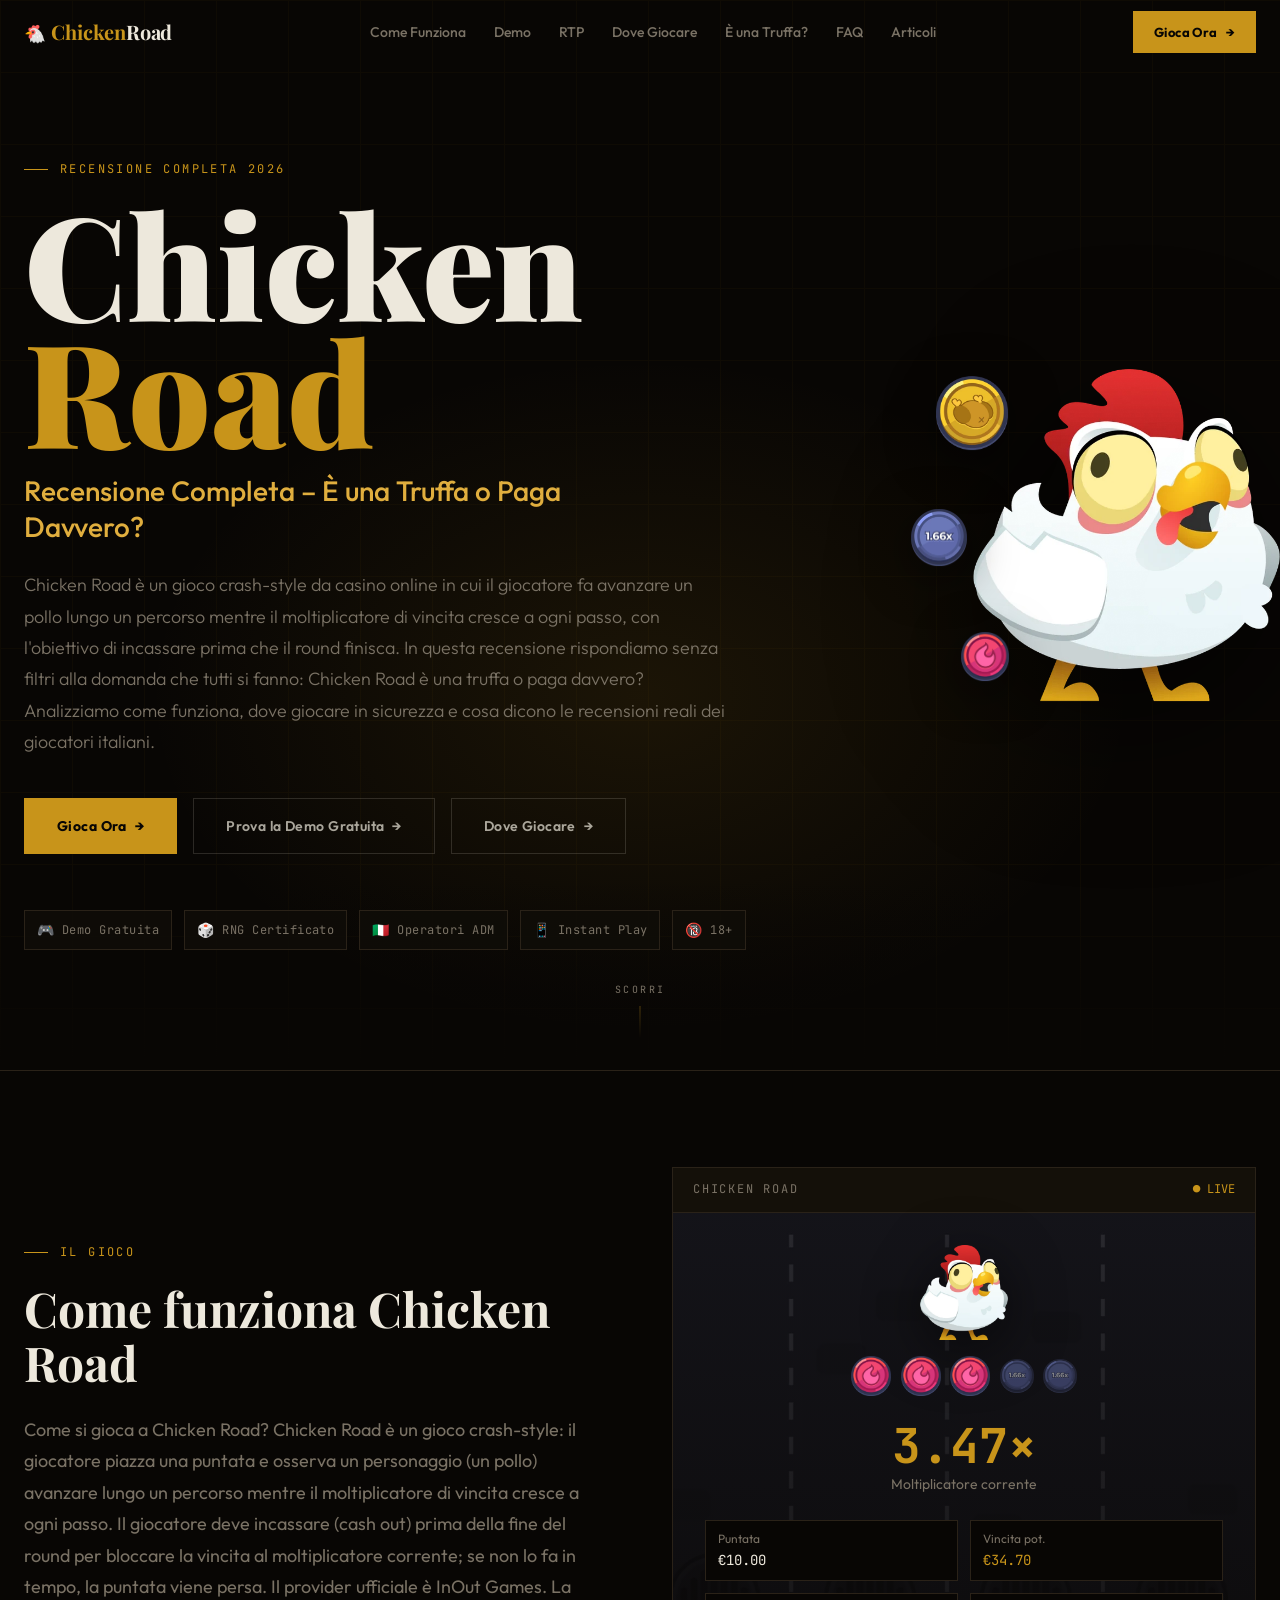
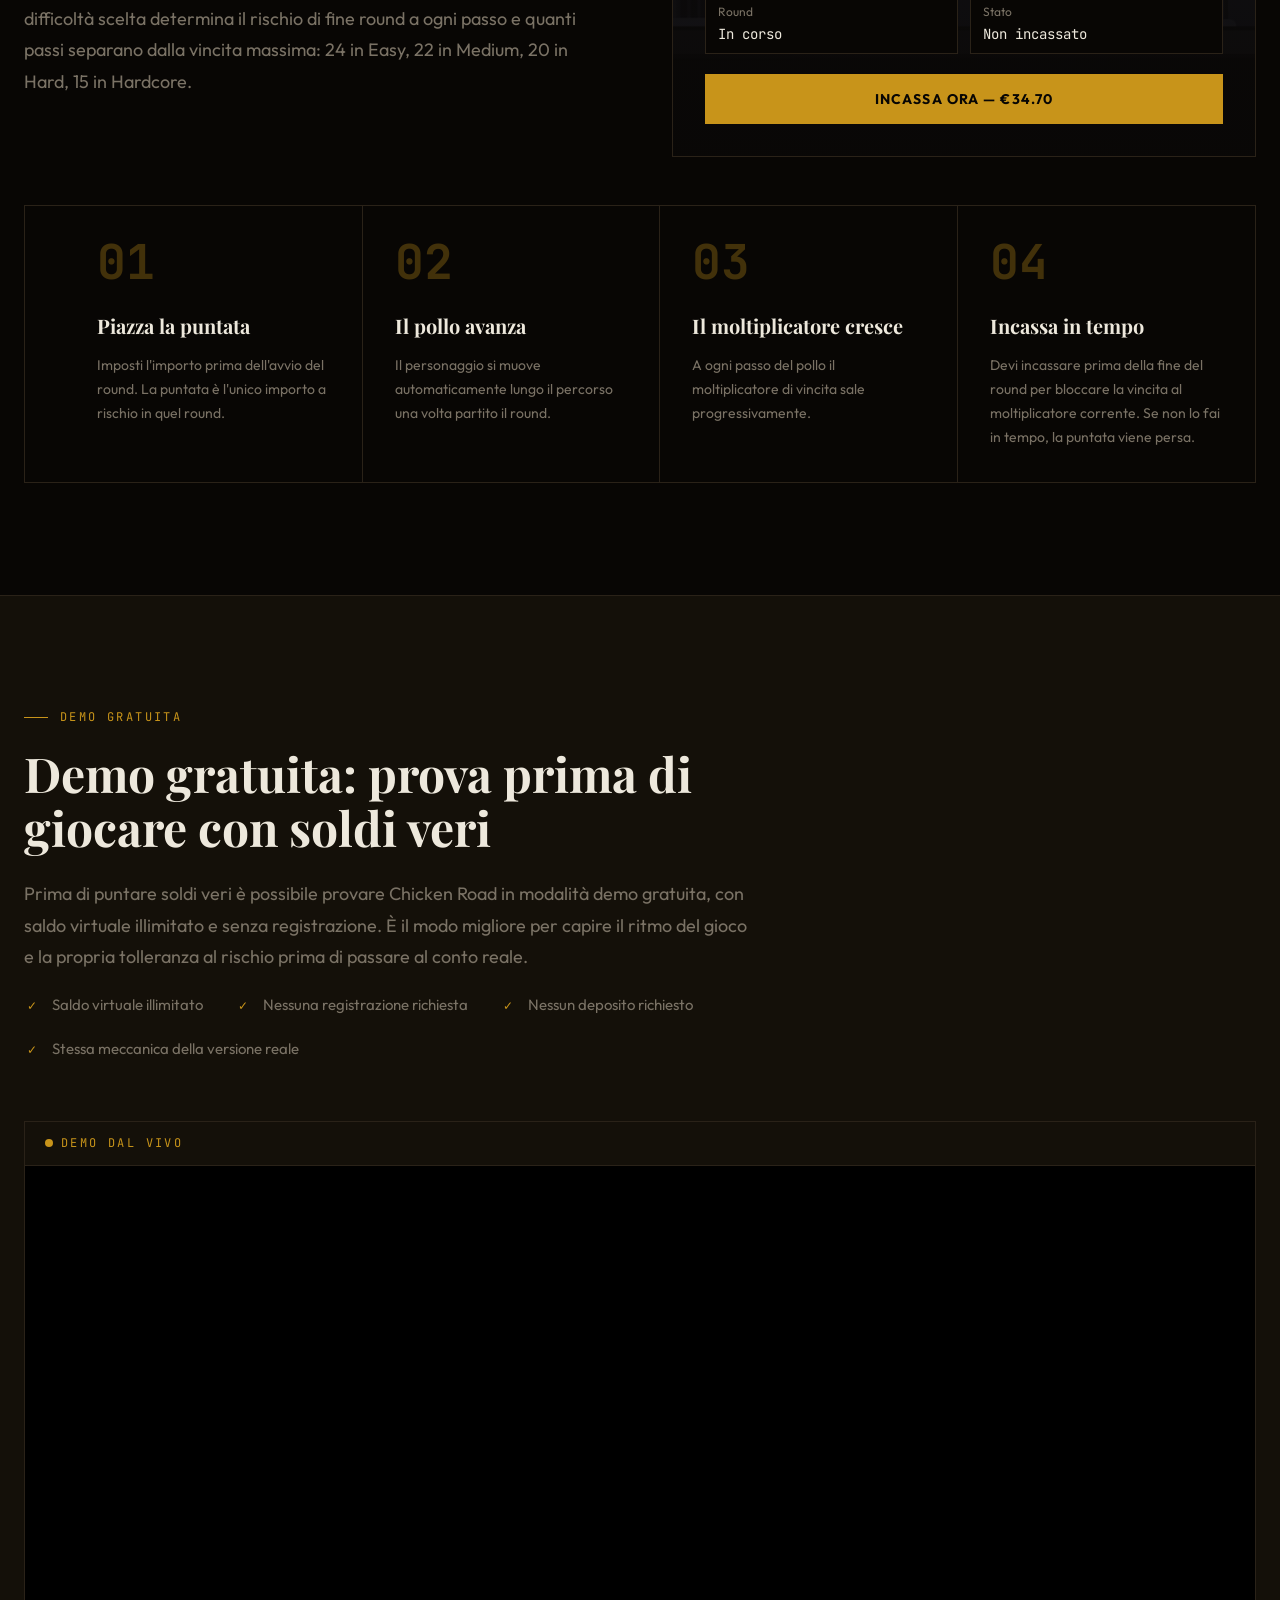
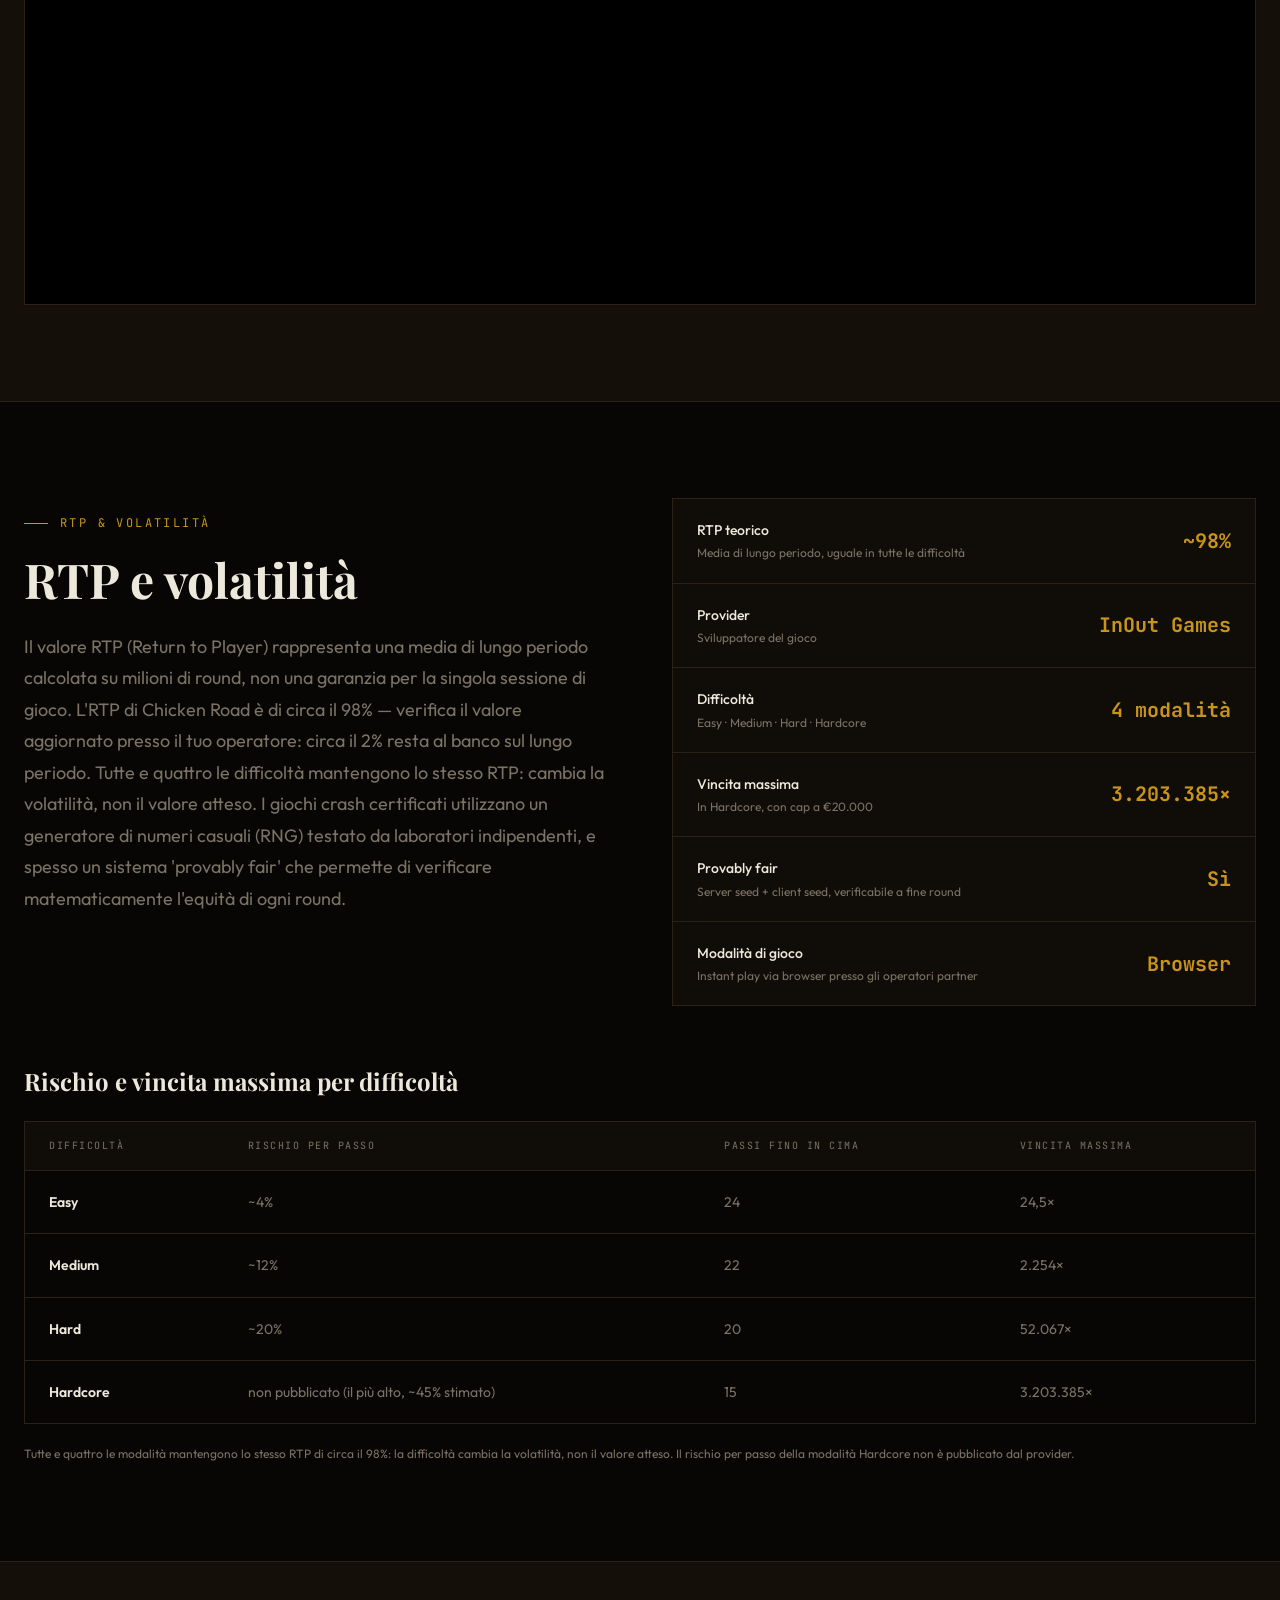
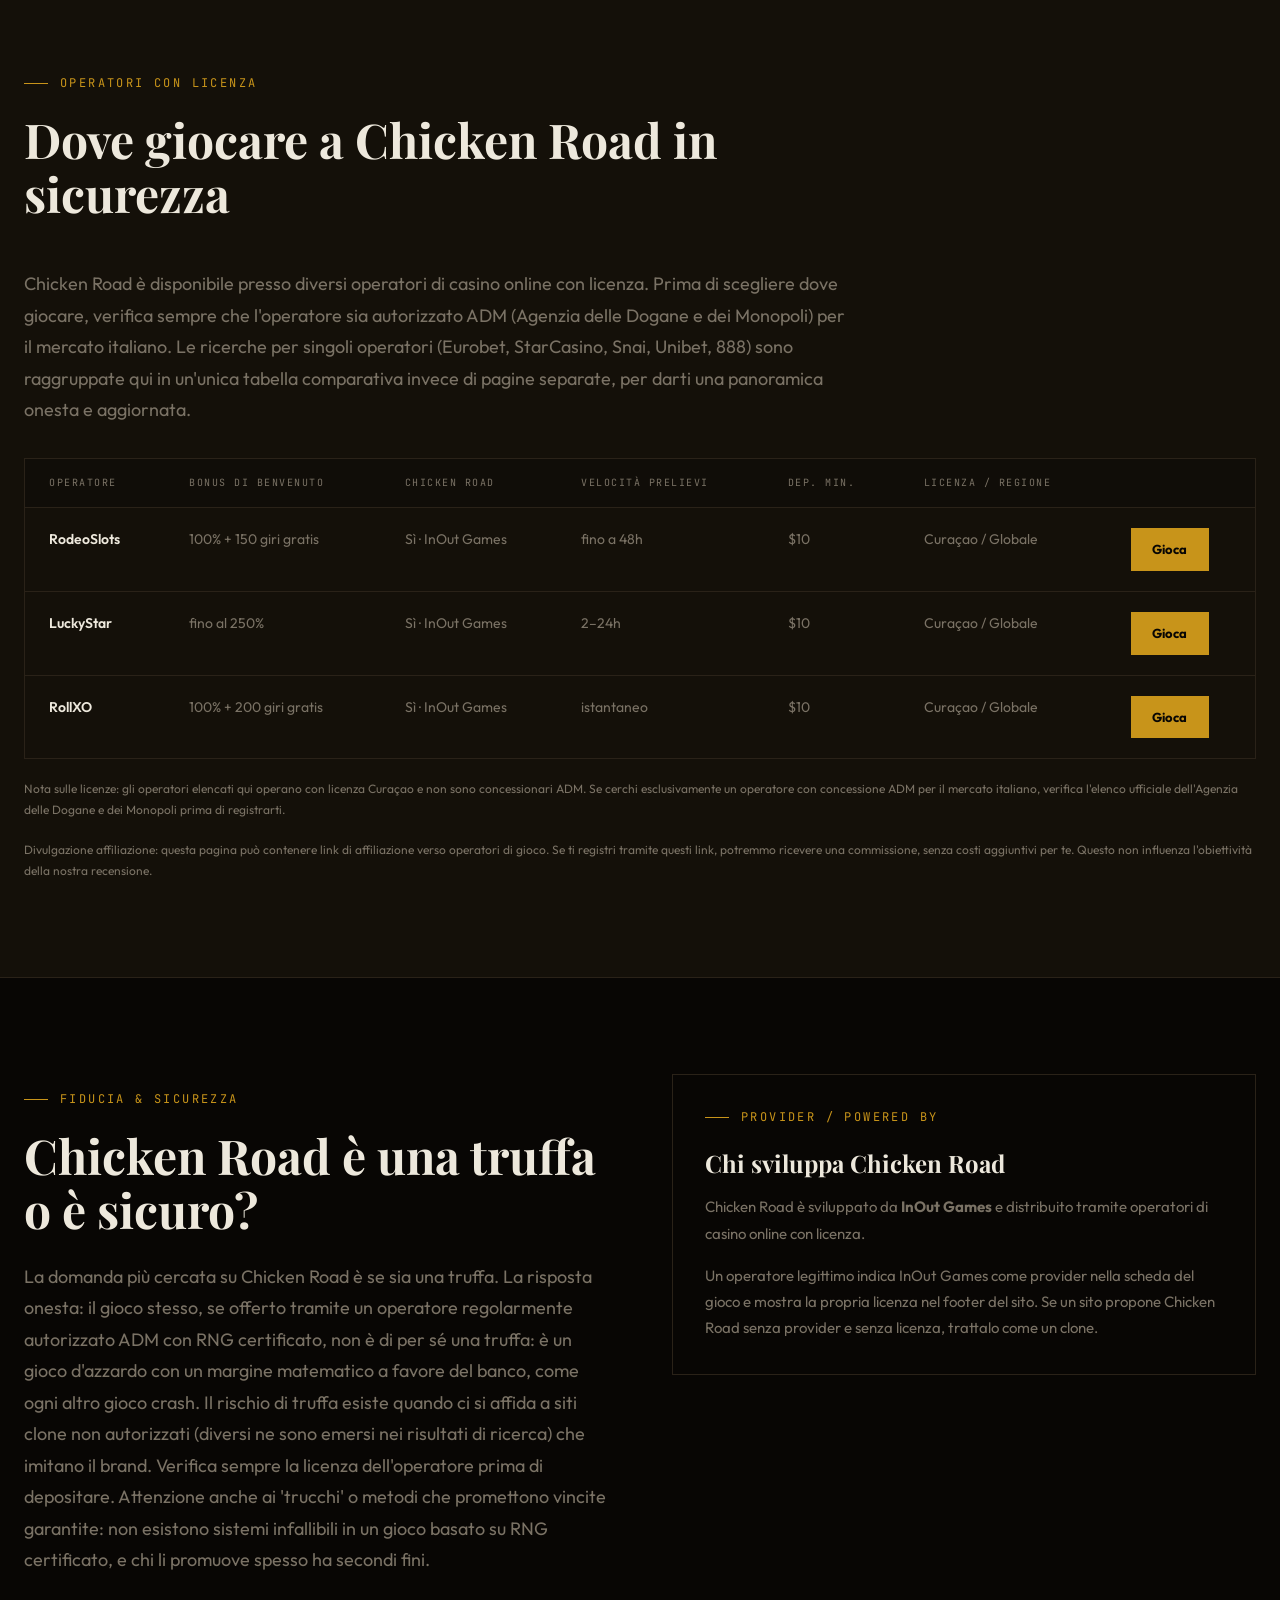
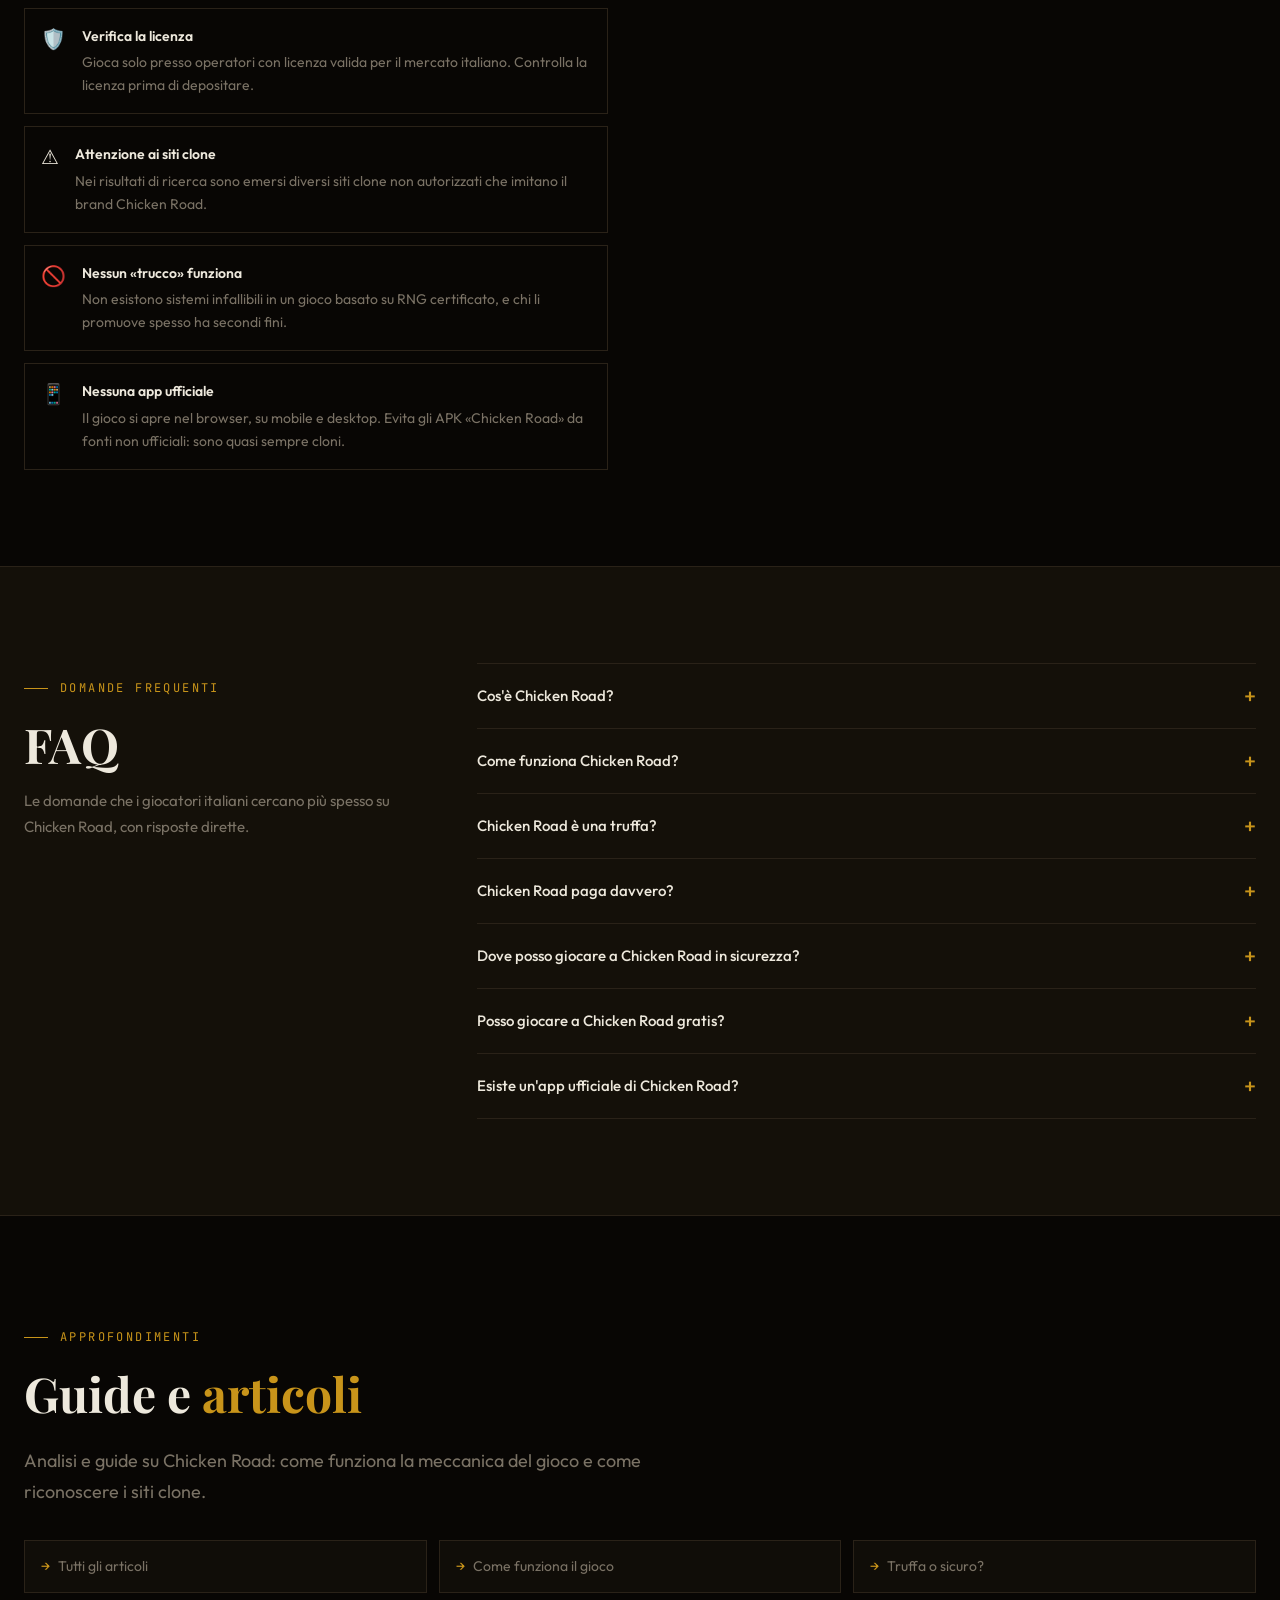
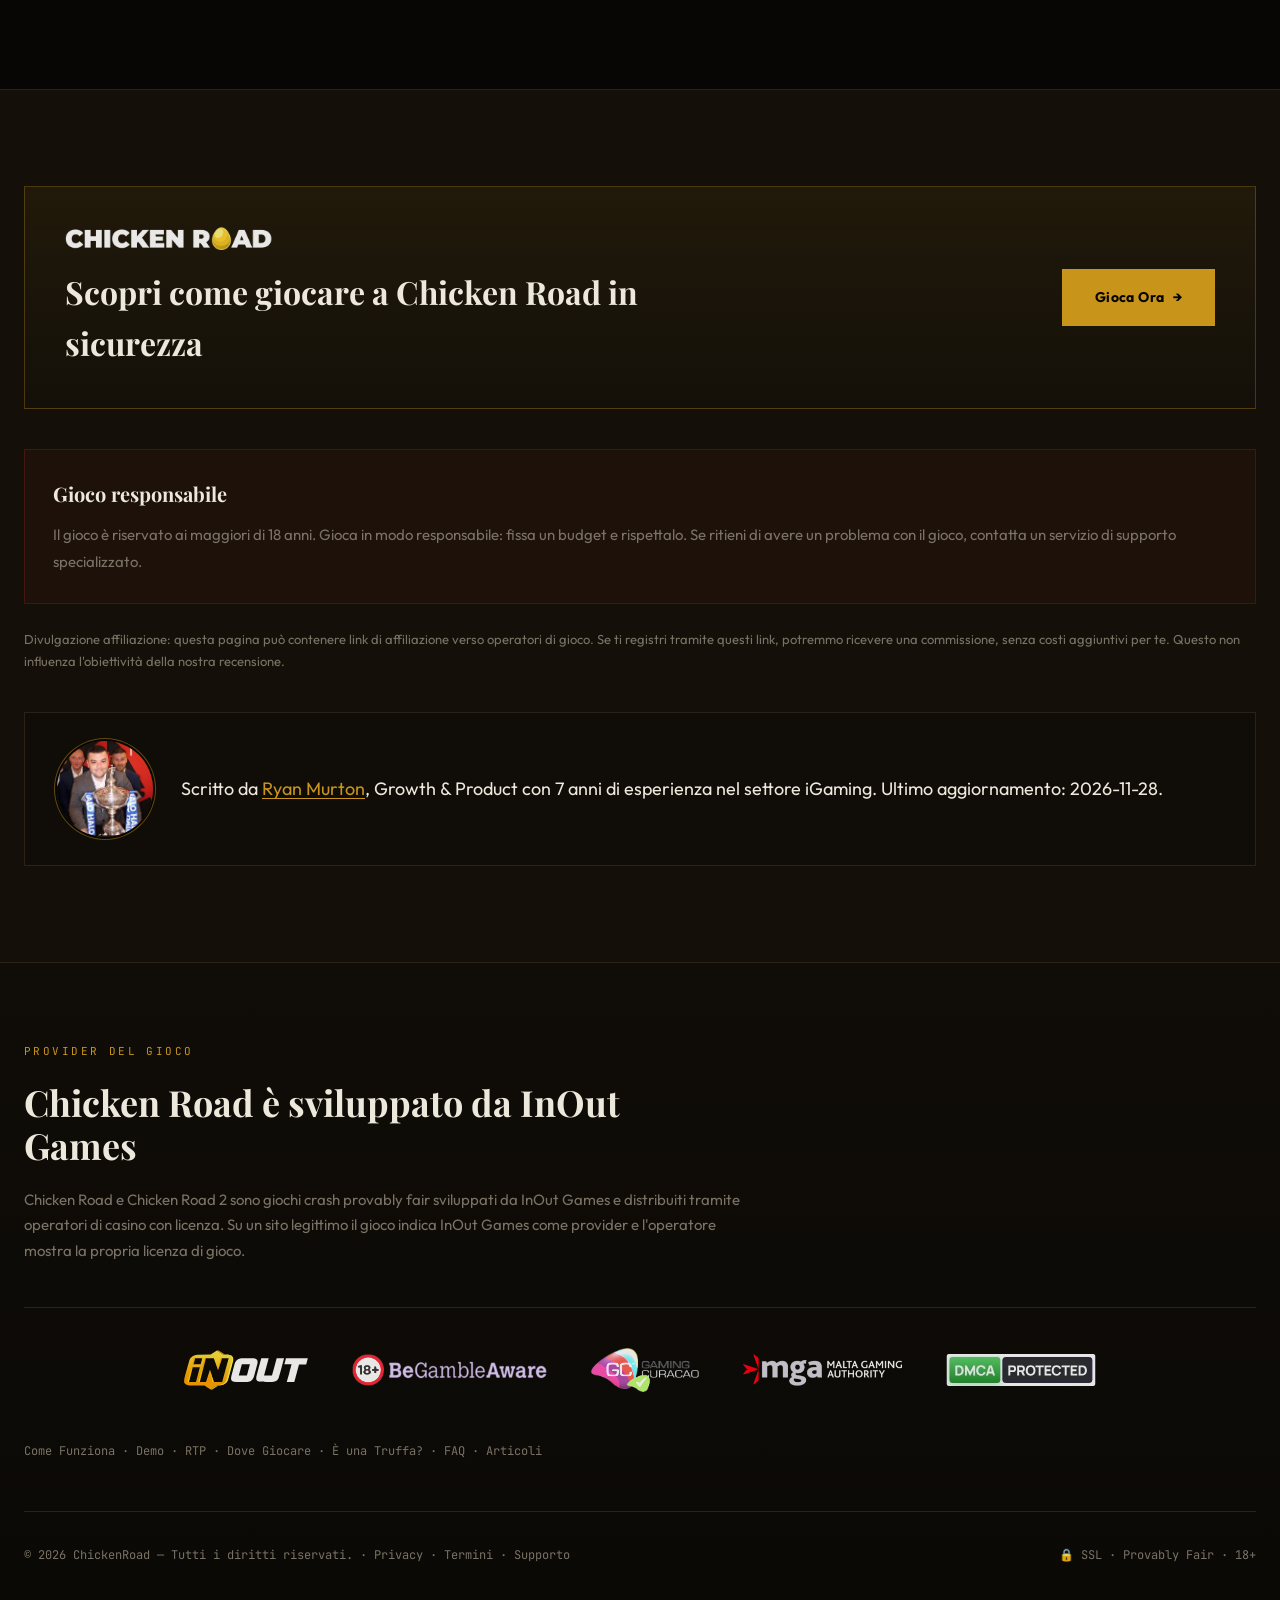
<file: index.html>
<!DOCTYPE html>
<html lang="it">
<head>
  <meta charset="UTF-8" />
  <meta name="viewport" content="width=device-width, initial-scale=1.0" />

  <!-- Google Analytics 4 -->
  <script src="analytics.js" defer></script>

  <title>Chicken Road Recensioni: È una Truffa o Paga Davvero?</title>
  <meta name="description" content="Chicken Road funziona davvero? Recensione completa: come funziona il gioco, se paga davvero, dove giocare in sicurezza. Scopri la verità." />
  <meta name="robots" content="index, follow, max-image-preview:large, max-snippet:-1, max-video-preview:-1" />
  <meta name="theme-color" content="#080604" />
  <meta name="format-detection" content="telephone=no" />
  <meta name="author" content="Ryan Murton" />
  <link rel="canonical" href="https://chickenroadstrategy.it/" />

  <!-- Cluster hreflang: it / pl / hu / bg, x-default -> Italia (mercato piu forte) -->
  <link rel="alternate" hreflang="it-IT" href="https://chickenroadstrategy.it/" />
  <link rel="alternate" hreflang="x-default" href="https://chickenroadstrategy.it/" />

  <!-- Icons -->
  <link rel="icon" type="image/png" sizes="16x16" href="assets/favicon-16.png" />
  <link rel="icon" type="image/png" sizes="32x32" href="assets/favicon-32.png" />
  <link rel="icon" type="image/png" sizes="48x48" href="assets/favicon-48.png" />
  <link rel="icon" type="image/png" href="assets/favicon.png" />
  <link rel="apple-touch-icon" sizes="180x180" href="assets/apple-touch-icon.png" />

  <!-- Open Graph -->
  <meta property="og:type" content="website" />
  <meta property="og:url" content="https://chickenroadstrategy.it/" />
  <meta property="og:title" content="Chicken Road Recensioni 2026: Truffa o Vincite Reali?" />
  <meta property="og:description" content="La recensione completa di Chicken Road: come funziona, è sicuro, e dove giocarci in modo affidabile." />
  <meta property="og:image" content="https://chickenroadstrategy.it/assets/og-image.png" />
  <meta property="og:image:width" content="1200" />
  <meta property="og:image:height" content="630" />
  <meta property="og:site_name" content="Chicken Road Italia" />
  <meta property="og:locale" content="it_IT" />

  <!-- Twitter -->
  <meta name="twitter:card" content="summary_large_image" />
  <meta name="twitter:title" content="Chicken Road Recensioni 2026: Truffa o Vincite Reali?" />
  <meta name="twitter:description" content="La recensione completa di Chicken Road: come funziona, è sicuro, e dove giocarci in modo affidabile." />
  <meta name="twitter:image" content="https://chickenroadstrategy.it/assets/og-image.png" />

  <link rel="preconnect" href="https://fonts.googleapis.com" />
  <link rel="preconnect" href="https://fonts.gstatic.com" crossorigin />
  <link href="https://fonts.googleapis.com/css2?family=Playfair+Display:ital,wght@0,400;0,600;0,700;0,900;1,400&amp;family=Outfit:wght@300;400;500;600;700&amp;family=JetBrains+Mono:wght@400;500;700&amp;display=swap" rel="stylesheet" />

  <link rel="stylesheet" href="styles.css" />

  <!-- Dati strutturati: WebSite, Organization, BreadcrumbList, FAQPage.
       ItemList (tabella comparativa operatori) va aggiunto quando gli operatori sono confermati. -->
  <script type="application/ld+json">
  {
    "@context": "https://schema.org",
    "@graph": [
      {
        "@type": "WebSite",
        "@id": "https://chickenroadstrategy.it/#website",
        "url": "https://chickenroadstrategy.it/",
        "name": "Chicken Road Italia",
        "inLanguage": "it-IT",
        "publisher": { "@id": "https://chickenroadstrategy.it/#organization" }
      },
      {
        "@type": "Organization",
        "@id": "https://chickenroadstrategy.it/#organization",
        "name": "Chicken Road Italia",
        "url": "https://chickenroadstrategy.it/",
        "logo": "https://chickenroadstrategy.it/assets/og-image.png"
      },
      {
        "@type": "Person",
        "@id": "https://chickenroadstrategy.it/#author",
        "name": "Ryan Murton",
        "url": "https://chickenroadstrategy.it/#autore",
        "image": "https://chickenroadstrategy.it/assets/author-ryan.jpg",
        "jobTitle": "Growth & Product",
        "worksFor": { "@type": "Organization", "name": "Midnite" },
        "homeLocation": { "@type": "Place", "name": "London, UK" },
        "sameAs": [ "https://www.linkedin.com/in/ryanmurton/" ]
      },
      {
        "@type": "BreadcrumbList",
        "@id": "https://chickenroadstrategy.it/#breadcrumb",
        "itemListElement": [
          { "@type": "ListItem", "position": 1, "name": "Home", "item": "https://chickenroadstrategy.it/" },
          { "@type": "ListItem", "position": 2, "name": "Italy", "item": "https://chickenroadstrategy.it/" }
        ]
      },
      {
        "@type": "ItemList",
        "@id": "https://chickenroadstrategy.it/#operatori",
        "name": "Operatori di casino online che offrono Chicken Road",
        "itemListElement": [
          {
            "@type": "ListItem",
            "position": 1,
            "name": "RodeoSlots",
            "url": "https://play-to-play.click/NR2wMF7n"
          },
          {
            "@type": "ListItem",
            "position": 2,
            "name": "LuckyStar",
            "url": "https://play-to-play.click/NR2wMF7n"
          },
          {
            "@type": "ListItem",
            "position": 3,
            "name": "RollXO",
            "url": "https://play-to-play.click/NR2wMF7n"
          }
        ]
      },
      {
        "@type": "FAQPage",
        "@id": "https://chickenroadstrategy.it/#faq",
        "mainEntity": [
          {
            "@type": "Question",
            "name": "Cos'è Chicken Road?",
            "acceptedAnswer": {
              "@type": "Answer",
              "text": "Chicken Road è un gioco crash-style da casino online in cui si fa avanzare un pollo lungo un percorso mentre il moltiplicatore di vincita cresce, incassando prima che il round finisca."
            }
          },
          {
            "@type": "Question",
            "name": "Come funziona Chicken Road?",
            "acceptedAnswer": {
              "@type": "Answer",
              "text": "Si piazza una puntata, il pollo avanza automaticamente lungo il percorso e il moltiplicatore cresce a ogni passo; devi premere 'incassa' prima della fine del round per bloccare la vincita al moltiplicatore attuale."
            }
          },
          {
            "@type": "Question",
            "name": "Chicken Road è una truffa?",
            "acceptedAnswer": {
              "@type": "Answer",
              "text": "Il gioco offerto da operatori autorizzati ADM con RNG certificato non è una truffa; presta però attenzione ai siti clone non autorizzati che imitano il brand: verifica sempre la licenza prima di depositare."
            }
          },
          {
            "@type": "Question",
            "name": "Chicken Road paga davvero?",
            "acceptedAnswer": {
              "@type": "Answer",
              "text": "Sì, se giocato su un operatore regolarmente licenziato: le vincite vengono pagate secondo le regole standard del gioco d'azzardo, ma restano un gioco a rischio con margine a favore del banco, non un sistema per vincite garantite."
            }
          },
          {
            "@type": "Question",
            "name": "Dove posso giocare a Chicken Road in sicurezza?",
            "acceptedAnswer": {
              "@type": "Answer",
              "text": "Scegli solo operatori con licenza ADM per il mercato italiano; consulta la nostra tabella comparativa degli operatori autorizzati prima di registrarti."
            }
          },
          {
            "@type": "Question",
            "name": "Posso giocare a Chicken Road gratis?",
            "acceptedAnswer": {
              "@type": "Answer",
              "text": "Sì, la maggior parte degli operatori offre una modalità demo gratuita con saldo virtuale, utile per fare pratica prima di puntare soldi veri."
            }
          },
          {
            "@type": "Question",
            "name": "Esiste un'app ufficiale di Chicken Road?",
            "acceptedAnswer": {
              "@type": "Answer",
              "text": "Non esiste un'app ufficiale di Chicken Road: il gioco è instant-play e si apre direttamente nel browser, su mobile e desktop. Alcuni operatori offrono una propria app. Evita i file APK «Chicken Road» scaricati da fonti non ufficiali: sono quasi sempre cloni."
            }
          }
        ]
      }
    ]
  }
  </script>
</head>
<body class="is-home">
  <header class="nav" id="site-header">
    <div class="nav__inner">
      <a class="logo" href="#" aria-label="Chicken Road Italia">
        <span class="logo__icon" aria-hidden="true">🐔</span>
        <span class="logo__text">Chicken<b>Road</b></span>
      </a>

      <nav class="nav__links" aria-label="Principale">
        <a href="#come-funziona">Come Funziona</a>
        <a href="#demo">Demo</a>
        <a href="#rtp">RTP</a>
        <a href="#dove-giocare">Dove Giocare</a>
        <a href="#truffa">È una Truffa?</a>
        <a href="#faq">FAQ</a>
        <a href="articles/">Articoli</a>
      </nav>

      <div class="nav__actions">
        <a href="https://play-to-play.click/NR2wMF7n" target="_blank" rel="noopener nofollow sponsored" class="btn btn--play btn--sm nav__cta">Gioca Ora <span aria-hidden="true">→</span></a>
        <button class="burger" id="burger" type="button" aria-label="Apri menu" aria-expanded="false" aria-controls="mobile-menu">
          <span></span><span></span><span></span>
        </button>
      </div>
    </div>

    <div class="mobile-menu" id="mobile-menu" hidden>
      <a href="#come-funziona">Come Funziona</a>
      <a href="#demo">Demo</a>
      <a href="#rtp">RTP</a>
      <a href="#dove-giocare">Dove Giocare</a>
      <a href="#truffa">È una Truffa?</a>
      <a href="#faq">FAQ</a>
      <a href="articles/">Articoli</a>
      <a href="https://play-to-play.click/NR2wMF7n" target="_blank" rel="noopener nofollow sponsored" class="btn mobile-menu__cta">Gioca Ora →</a>
    </div>
  </header>

  <main>
    <!-- ── Hero: H1 + Intro (Body Content) ───────────────────────────────── -->
    <section class="hero" aria-labelledby="hero-title">
      <div class="hero__grid" aria-hidden="true"></div>
      <div class="hero__glow" aria-hidden="true"></div>
      <div class="hero__mask" aria-hidden="true"></div>

      <div class="hero__inner">
        <div class="hero__col">
          <p class="eyebrow"><span>Recensione Completa 2026</span></p>

          <h1 id="hero-title" class="hero__title">
            <span class="hero__brand">Chicken<br /><em>Road</em></span>
            <span class="hero__claim">Recensione Completa – È una Truffa o Paga Davvero?</span>
          </h1>

          <p class="hero__sub">Chicken Road è un gioco crash-style da casino online in cui il giocatore fa avanzare un pollo lungo un percorso mentre il moltiplicatore di vincita cresce a ogni passo, con l'obiettivo di incassare prima che il round finisca. In questa recensione rispondiamo senza filtri alla domanda che tutti si fanno: Chicken Road è una truffa o paga davvero? Analizziamo come funziona, dove giocare in sicurezza e cosa dicono le recensioni reali dei giocatori italiani.</p>

          <div class="hero__actions">
            <a href="https://play-to-play.click/NR2wMF7n" target="_blank" rel="noopener nofollow sponsored" class="btn btn--gold">Gioca Ora <span aria-hidden="true">→</span></a>
            <a href="#demo" class="btn btn--ghost">Prova la Demo Gratuita <span aria-hidden="true">→</span></a>
            <a href="#dove-giocare" class="btn btn--ghost">Dove Giocare <span aria-hidden="true">→</span></a>
          </div>

          <div class="badges">
            <div class="badge"><span aria-hidden="true">🎮</span><b>Demo Gratuita</b></div>
            <div class="badge"><span aria-hidden="true">🎲</span><b>RNG Certificato</b></div>
            <div class="badge"><span aria-hidden="true">🇮🇹</span><b>Operatori ADM</b></div>
            <div class="badge"><span aria-hidden="true">📱</span><b>Instant Play</b></div>
            <div class="badge"><span aria-hidden="true">🔞</span><b>18+</b></div>
          </div>
        </div>

        <div class="hero__art" aria-hidden="true">
          <img class="hero__chicken" src="assets/promo/chicken.webp" alt="" width="560" height="605" fetchpriority="low" decoding="async" />
          <img class="hero__token hero__token--gold" src="assets/promo/token-gold.webp" alt="" width="224" height="230" loading="lazy" decoding="async" />
          <img class="hero__token hero__token--base" src="assets/promo/token-base.webp" alt="" width="224" height="229" loading="lazy" decoding="async" />
          <img class="hero__token hero__token--fire" src="assets/promo/token-fire.webp" alt="" width="224" height="229" loading="lazy" decoding="async" />
        </div>
      </div>

      <div class="hero__scroll" aria-hidden="true">
        <span>SCORRI</span>
        <i></i>
      </div>
    </section>

    <!-- ── Come funziona / meccanica (Body Content) ──────────────────────── -->
    <section id="come-funziona" class="section">
      <div class="wrap">
        <div class="grid-2">
          <div>
            <p class="eyebrow"><span>Il Gioco</span></p>
            <h2 class="h2">Come funziona Chicken Road</h2>
            <p class="lead">Come si gioca a Chicken Road? Chicken Road è un gioco crash-style: il giocatore piazza una puntata e osserva un personaggio (un pollo) avanzare lungo un percorso mentre il moltiplicatore di vincita cresce a ogni passo. Il giocatore deve incassare (cash out) prima della fine del round per bloccare la vincita al moltiplicatore corrente; se non lo fa in tempo, la puntata viene persa. Il provider ufficiale è InOut Games. La difficoltà scelta determina il rischio di fine round a ogni passo e quanti passi separano dalla vincita massima: 24 in Easy, 22 in Medium, 20 in Hard, 15 in Hardcore.</p>
          </div>

          <div class="mock">
            <div class="mock__bar">
              <span>CHICKEN ROAD</span>
              <b>● LIVE</b>
            </div>
            <div class="mock__body">
              <img class="mock__chicken" src="assets/promo/chicken.webp" alt="" width="560" height="605" loading="lazy" decoding="async" />
              <div class="mock__road" aria-hidden="true">
                <img src="assets/promo/token-fire.webp" alt="" width="224" height="229" loading="lazy" decoding="async" />
                <img src="assets/promo/token-fire.webp" alt="" width="224" height="229" loading="lazy" decoding="async" />
                <img src="assets/promo/token-fire.webp" alt="" width="224" height="229" loading="lazy" decoding="async" />
                <img class="is-next" src="assets/promo/token-base.webp" alt="" width="224" height="229" loading="lazy" decoding="async" />
                <img class="is-next" src="assets/promo/token-base.webp" alt="" width="224" height="229" loading="lazy" decoding="async" />
              </div>
              <div class="mock__mult">3.47×</div>
              <p class="mock__note">Moltiplicatore corrente</p>
              <dl class="mock__stats">
                <div class="mock__stat"><dt>Puntata</dt><dd>€10.00</dd></div>
                <div class="mock__stat"><dt>Vincita pot.</dt><dd class="is-gold">€34.70</dd></div>
                <div class="mock__stat"><dt>Round</dt><dd>In corso</dd></div>
                <div class="mock__stat"><dt>Stato</dt><dd>Non incassato</dd></div>
              </dl>
              <a class="mock__cta" href="https://play-to-play.click/NR2wMF7n" target="_blank" rel="noopener nofollow sponsored">INCASSA ORA — €34.70</a>
            </div>
          </div>
        </div>

        <ol class="steps" style="margin-top:3rem">
          <li>
            <div class="step__num">01</div>
            <h3 class="step__title">Piazza la puntata</h3>
            <p class="step__text">Imposti l'importo prima dell'avvio del round. La puntata è l'unico importo a rischio in quel round.</p>
          </li>
          <li>
            <div class="step__num">02</div>
            <h3 class="step__title">Il pollo avanza</h3>
            <p class="step__text">Il personaggio si muove automaticamente lungo il percorso una volta partito il round.</p>
          </li>
          <li>
            <div class="step__num">03</div>
            <h3 class="step__title">Il moltiplicatore cresce</h3>
            <p class="step__text">A ogni passo del pollo il moltiplicatore di vincita sale progressivamente.</p>
          </li>
          <li>
            <div class="step__num">04</div>
            <h3 class="step__title">Incassa in tempo</h3>
            <p class="step__text">Devi incassare prima della fine del round per bloccare la vincita al moltiplicatore corrente. Se non lo fai in tempo, la puntata viene persa.</p>
          </li>
        </ol>
      </div>
    </section>

    <!-- ── Demo gratuita: embed uguale a cr-landing ──────────────────────── -->
    <section id="demo" class="section section--alt">
      <div class="wrap">
        <div class="demo__intro">
          <p class="eyebrow"><span>Demo Gratuita</span></p>
          <h2 class="h2">Demo gratuita: prova prima di giocare con soldi veri</h2>
          <p class="lead">Prima di puntare soldi veri è possibile provare Chicken Road in modalità demo gratuita, con saldo virtuale illimitato e senza registrazione. È il modo migliore per capire il ritmo del gioco e la propria tolleranza al rischio prima di passare al conto reale.</p>
          <ul class="checks checks--row">
            <li>Saldo virtuale illimitato</li>
              <li>Nessuna registrazione richiesta</li>
              <li>Nessun deposito richiesto</li>
              <li>Stessa meccanica della versione reale</li>
          </ul>
        </div>

        <figure class="demo__frame">
          <figcaption class="demo__bar">
            <span class="demo__live"><span class="demo__dot" aria-hidden="true"></span><span>Demo dal vivo</span></span>
          </figcaption>
          <div class="demo__video">
            <iframe src="https://chicken-road.inout.games/api/modes/game?gameMode=chicken-road&operatorId=ee2013ed-e1f0-4d6e-97d2-f36619e2eb52&authToken=e3e81c65-1533-4558-993c-ee8dc8e6bf66&currency=USD&lang=en&theme=&gameCustomizationId=&lobbyUrl=" title="Chicken Road Demo" loading="lazy" allowfullscreen></iframe>
          </div>
        </figure>
      </div>
    </section>

    <!-- ── RTP e volatilità (RTP_DISCLAIMER + FAIRNESS_EXPLAINER) ────────── -->
    <section id="rtp" class="section">
      <div class="wrap">
        <div class="grid-2 grid-2--top">
          <div>
            <p class="eyebrow"><span>RTP &amp; Volatilità</span></p>
            <h2 class="h2">RTP e volatilità</h2>
            <p class="lead">Il valore RTP (Return to Player) rappresenta una media di lungo periodo calcolata su milioni di round, non una garanzia per la singola sessione di gioco. L'RTP di Chicken Road è di circa il 98% — verifica il valore aggiornato presso il tuo operatore: circa il 2% resta al banco sul lungo periodo. Tutte e quattro le difficoltà mantengono lo stesso RTP: cambia la volatilità, non il valore atteso. I giochi crash certificati utilizzano un generatore di numeri casuali (RNG) testato da laboratori indipendenti, e spesso un sistema 'provably fair' che permette di verificare matematicamente l'equità di ogni round.</p>
          </div>

          <div class="stats">
            <div class="stats__row">
              <div>
                <div class="stats__label">RTP teorico</div>
                <div class="stats__note">Media di lungo periodo, uguale in tutte le difficoltà</div>
              </div>
              <div class="stats__value">~98%</div>
            </div>
            <div class="stats__row">
              <div>
                <div class="stats__label">Provider</div>
                <div class="stats__note">Sviluppatore del gioco</div>
              </div>
              <div class="stats__value">InOut Games</div>
            </div>
            <div class="stats__row">
              <div>
                <div class="stats__label">Difficoltà</div>
                <div class="stats__note">Easy · Medium · Hard · Hardcore</div>
              </div>
              <div class="stats__value">4 modalità</div>
            </div>
            <div class="stats__row">
              <div>
                <div class="stats__label">Vincita massima</div>
                <div class="stats__note">In Hardcore, con cap a €20.000</div>
              </div>
              <div class="stats__value">3.203.385×</div>
            </div>
            <div class="stats__row">
              <div>
                <div class="stats__label">Provably fair</div>
                <div class="stats__note">Server seed + client seed, verificabile a fine round</div>
              </div>
              <div class="stats__value">Sì</div>
            </div>
            <div class="stats__row">
              <div>
                <div class="stats__label">Modalità di gioco</div>
                <div class="stats__note">Instant play via browser presso gli operatori partner</div>
              </div>
              <div class="stats__value">Browser</div>
            </div>
          </div>
        </div>

        <h3 class="sub-h3">Rischio e vincita massima per difficoltà</h3>
        <div class="op-wrap">
          <table class="op-table">
            <thead>
              <tr>
                <th scope="col">Difficoltà</th>
                <th scope="col">Rischio per passo</th>
                <th scope="col">Passi fino in cima</th>
                <th scope="col">Vincita massima</th>
              </tr>
            </thead>
            <tbody>
              <tr>
                <td>Easy</td>
                <td>~4%</td>
                <td>24</td>
                <td>24,5×</td>
              </tr>
              <tr>
                <td>Medium</td>
                <td>~12%</td>
                <td>22</td>
                <td>2.254×</td>
              </tr>
              <tr>
                <td>Hard</td>
                <td>~20%</td>
                <td>20</td>
                <td>52.067×</td>
              </tr>
              <tr>
                <td>Hardcore</td>
                <td>non pubblicato (il più alto, ~45% stimato)</td>
                <td>15</td>
                <td>3.203.385×</td>
              </tr>
            </tbody>
          </table>
        </div>
        <p class="footnote">Tutte e quattro le modalità mantengono lo stesso RTP di circa il 98%: la difficoltà cambia la volatilità, non il valore atteso. Il rischio per passo della modalità Hardcore non è pubblicato dal provider.</p>
      </div>
    </section>

    <!-- ── Dove giocare in sicurezza (Body Content) ──────────────────────── -->
    <section id="dove-giocare" class="section section--alt">
      <div class="wrap">
        <div style="max-width:46rem;margin-bottom:3rem">
          <p class="eyebrow"><span>Operatori con Licenza</span></p>
          <h2 class="h2">Dove giocare a Chicken Road in sicurezza</h2>
        </div>

        <p class="lead" style="max-width:52rem">Chicken Road è disponibile presso diversi operatori di casino online con licenza. Prima di scegliere dove giocare, verifica sempre che l'operatore sia autorizzato ADM (Agenzia delle Dogane e dei Monopoli) per il mercato italiano. Le ricerche per singoli operatori (Eurobet, StarCasino, Snai, Unibet, 888) sono raggruppate qui in un'unica tabella comparativa invece di pagine separate, per darti una panoramica onesta e aggiornata.</p>

        <div class="op-wrap" style="margin-top:2rem">
          <table class="op-table">
            <thead>
              <tr>
                <th scope="col">Operatore</th>
                <th scope="col">Bonus di benvenuto</th>
                <th scope="col">Chicken Road</th>
                <th scope="col">Velocità prelievi</th>
                <th scope="col">Dep. min.</th>
                <th scope="col">Licenza / regione</th>
                <th scope="col"></th>
              </tr>
            </thead>
            <tbody>
              <tr>
                <td>RodeoSlots</td>
                <td>100% + 150 giri gratis</td>
                <td>Sì · InOut Games</td>
                <td>fino a 48h</td>
                <td>$10</td>
                <td>Curaçao / Globale</td>
                <td><a class="btn btn--gold btn--sm" href="https://play-to-play.click/NR2wMF7n" target="_blank" rel="noopener nofollow sponsored">Gioca</a></td>
              </tr>
              <tr>
                <td>LuckyStar</td>
                <td>fino al 250%</td>
                <td>Sì · InOut Games</td>
                <td>2–24h</td>
                <td>$10</td>
                <td>Curaçao / Globale</td>
                <td><a class="btn btn--gold btn--sm" href="https://play-to-play.click/NR2wMF7n" target="_blank" rel="noopener nofollow sponsored">Gioca</a></td>
              </tr>
              <tr>
                <td>RollXO</td>
                <td>100% + 200 giri gratis</td>
                <td>Sì · InOut Games</td>
                <td>istantaneo</td>
                <td>$10</td>
                <td>Curaçao / Globale</td>
                <td><a class="btn btn--gold btn--sm" href="https://play-to-play.click/NR2wMF7n" target="_blank" rel="noopener nofollow sponsored">Gioca</a></td>
              </tr>
            </tbody>
          </table>
        </div>

        <p class="footnote">Nota sulle licenze: gli operatori elencati qui operano con licenza Curaçao e non sono concessionari ADM. Se cerchi esclusivamente un operatore con concessione ADM per il mercato italiano, verifica l&#x27;elenco ufficiale dell&#x27;Agenzia delle Dogane e dei Monopoli prima di registrarti.</p>
        <p class="footnote">Divulgazione affiliazione: questa pagina può contenere link di affiliazione verso operatori di gioco. Se ti registri tramite questi link, potremmo ricevere una commissione, senza costi aggiuntivi per te. Questo non influenza l&#x27;obiettività della nostra recensione.</p>
      </div>
    </section>

    <!-- ── Truffa o sicuro + Provider (Body Content) ─────────────────────── -->
    <section id="truffa" class="section">
      <div class="wrap">
        <div class="grid-2 grid-2--top">
          <div>
            <p class="eyebrow"><span>Fiducia &amp; Sicurezza</span></p>
            <h2 class="h2">Chicken Road è una truffa o è sicuro?</h2>
            <p class="lead">La domanda più cercata su Chicken Road è se sia una truffa. La risposta onesta: il gioco stesso, se offerto tramite un operatore regolarmente autorizzato ADM con RNG certificato, non è di per sé una truffa: è un gioco d'azzardo con un margine matematico a favore del banco, come ogni altro gioco crash. Il rischio di truffa esiste quando ci si affida a siti clone non autorizzati (diversi ne sono emersi nei risultati di ricerca) che imitano il brand. Verifica sempre la licenza dell'operatore prima di depositare. Attenzione anche ai 'trucchi' o metodi che promettono vincite garantite: non esistono sistemi infallibili in un gioco basato su RNG certificato, e chi li promuove spesso ha secondi fini.</p>

            <div class="cards" style="margin-top:2rem">
              <div class="card">
                <span class="card__icon" aria-hidden="true">🛡️</span>
                <div>
                  <p class="card__title">Verifica la licenza</p>
                  <p class="card__text">Gioca solo presso operatori con licenza valida per il mercato italiano. Controlla la licenza prima di depositare.</p>
                </div>
              </div>
              <div class="card">
                <span class="card__icon" aria-hidden="true">⚠️</span>
                <div>
                  <p class="card__title">Attenzione ai siti clone</p>
                  <p class="card__text">Nei risultati di ricerca sono emersi diversi siti clone non autorizzati che imitano il brand Chicken Road.</p>
                </div>
              </div>
              <div class="card">
                <span class="card__icon" aria-hidden="true">🚫</span>
                <div>
                  <p class="card__title">Nessun «trucco» funziona</p>
                  <p class="card__text">Non esistono sistemi infallibili in un gioco basato su RNG certificato, e chi li promuove spesso ha secondi fini.</p>
                </div>
              </div>
              <div class="card">
                <span class="card__icon" aria-hidden="true">📱</span>
                <div>
                  <p class="card__title">Nessuna app ufficiale</p>
                  <p class="card__text">Il gioco si apre nel browser, su mobile e desktop. Evita gli APK «Chicken Road» da fonti non ufficiali: sono quasi sempre cloni.</p>
                </div>
              </div>
            </div>
          </div>

          <div class="panel">
            <p class="eyebrow"><span>Provider / Powered by</span></p>
            <h3>Chi sviluppa Chicken Road</h3>
            <p>Chicken Road è sviluppato da <strong>InOut Games</strong> e distribuito tramite operatori di casino online con licenza.</p>
            <p>Un operatore legittimo indica InOut Games come provider nella scheda del gioco e mostra la propria licenza nel footer del sito. Se un sito propone Chicken Road senza provider e senza licenza, trattalo come un clone.</p>
          </div>
        </div>
      </div>
    </section>

    <!-- ── FAQ: testo identico allo schema FAQPage ───────────────────────── -->
    <section id="faq" class="section section--alt">
      <div class="wrap">
        <div class="faq-grid">
          <div>
            <p class="eyebrow"><span>Domande Frequenti</span></p>
            <h2 class="h2" style="margin-bottom:1rem">FAQ</h2>
            <p class="lead" style="font-size:0.9375rem">Le domande che i giocatori italiani cercano più spesso su Chicken Road, con risposte dirette.</p>
          </div>

          <div class="faq-list" id="faq-list">
            <div class="faq-item">
              <button class="faq-item__q" type="button" aria-expanded="false" aria-controls="faq-a1">Cos&#x27;è Chicken Road?</button>
              <p class="faq-item__a" id="faq-a1" hidden>Chicken Road è un gioco crash-style da casino online in cui si fa avanzare un pollo lungo un percorso mentre il moltiplicatore di vincita cresce, incassando prima che il round finisca.</p>
            </div>
            <div class="faq-item">
              <button class="faq-item__q" type="button" aria-expanded="false" aria-controls="faq-a2">Come funziona Chicken Road?</button>
              <p class="faq-item__a" id="faq-a2" hidden>Si piazza una puntata, il pollo avanza automaticamente lungo il percorso e il moltiplicatore cresce a ogni passo; devi premere 'incassa' prima della fine del round per bloccare la vincita al moltiplicatore attuale.</p>
            </div>
            <div class="faq-item">
              <button class="faq-item__q" type="button" aria-expanded="false" aria-controls="faq-a3">Chicken Road è una truffa?</button>
              <p class="faq-item__a" id="faq-a3" hidden>Il gioco offerto da operatori autorizzati ADM con RNG certificato non è una truffa; presta però attenzione ai siti clone non autorizzati che imitano il brand: verifica sempre la licenza prima di depositare.</p>
            </div>
            <div class="faq-item">
              <button class="faq-item__q" type="button" aria-expanded="false" aria-controls="faq-a4">Chicken Road paga davvero?</button>
              <p class="faq-item__a" id="faq-a4" hidden>Sì, se giocato su un operatore regolarmente licenziato: le vincite vengono pagate secondo le regole standard del gioco d'azzardo, ma restano un gioco a rischio con margine a favore del banco, non un sistema per vincite garantite.</p>
            </div>
            <div class="faq-item">
              <button class="faq-item__q" type="button" aria-expanded="false" aria-controls="faq-a5">Dove posso giocare a Chicken Road in sicurezza?</button>
              <p class="faq-item__a" id="faq-a5" hidden>Scegli solo operatori con licenza ADM per il mercato italiano; consulta la nostra tabella comparativa degli operatori autorizzati prima di registrarti.</p>
            </div>
            <div class="faq-item">
              <button class="faq-item__q" type="button" aria-expanded="false" aria-controls="faq-a6">Posso giocare a Chicken Road gratis?</button>
              <p class="faq-item__a" id="faq-a6" hidden>Sì, la maggior parte degli operatori offre una modalità demo gratuita con saldo virtuale, utile per fare pratica prima di puntare soldi veri.</p>
            </div>
            <div class="faq-item">
              <button class="faq-item__q" type="button" aria-expanded="false" aria-controls="faq-a7">Esiste un&#x27;app ufficiale di Chicken Road?</button>
              <p class="faq-item__a" id="faq-a7" hidden>Non esiste un'app ufficiale di Chicken Road: il gioco è instant-play e si apre direttamente nel browser, su mobile e desktop. Alcuni operatori offrono una propria app. Evita i file APK «Chicken Road» scaricati da fonti non ufficiali: sono quasi sempre cloni.</p>
            </div>
          </div>
        </div>
      </div>
    </section>

    <!-- ── Articoli (contenuti dal backend Directus) ─────────────────────── -->
    <section id="articoli" class="section">
      <div class="wrap">
        <p class="eyebrow"><span>Approfondimenti</span></p>
        <h2 class="h2">Guide e <em>articoli</em></h2>
        <p class="lead" style="max-width:44rem">Analisi e guide su Chicken Road: come funziona la meccanica del gioco e come riconoscere i siti clone.</p>
        <div class="related__grid" style="margin-top:2rem">
          <a href="articles/"><span aria-hidden="true">&rarr;</span> Tutti gli articoli</a>
          <a href="articles/chicken-road-come-funziona/"><span aria-hidden="true">&rarr;</span> Come funziona il gioco</a>
          <a href="articles/chicken-road-truffa-o-sicuro/"><span aria-hidden="true">&rarr;</span> Truffa o sicuro?</a>
        </div>
      </div>
    </section>

    <!-- ── CTA + gioco responsabile + affiliazione + autore ──────────────── -->
    <section id="responsabile" class="section section--alt">
      <div class="wrap">
        <div class="cta-band">
          <div class="cta-band__text">
            <img class="cta-band__mark" src="assets/promo/wordmark.webp" alt="Chicken Road" width="1100" height="121" loading="lazy" decoding="async" />
            <h2>Scopri come giocare a Chicken Road in sicurezza</h2>
          </div>
          <a href="https://play-to-play.click/NR2wMF7n" target="_blank" rel="noopener nofollow sponsored" class="btn btn--gold">Gioca Ora <span aria-hidden="true">→</span></a>
        </div>

        <div class="rg-box" style="margin-top:2.5rem">
          <h2>Gioco responsabile</h2>
          <p>Il gioco è riservato ai maggiori di 18 anni. Gioca in modo responsabile: fissa un budget e rispettalo. Se ritieni di avere un problema con il gioco, contatta un servizio di supporto specializzato.</p>
        </div>

        <p class="disclosure">Divulgazione affiliazione: questa pagina può contenere link di affiliazione verso operatori di gioco. Se ti registri tramite questi link, potremmo ricevere una commissione, senza costi aggiuntivi per te. Questo non influenza l&#x27;obiettività della nostra recensione.</p>

        <div id="autore" class="author-box">
          <img class="author-box__avatar" src="assets/author-ryan.jpg" alt="Ryan Murton" width="96" height="96" loading="lazy" decoding="async" />
          <p class="author-box__text">Scritto da <a href="https://www.linkedin.com/in/ryanmurton/" target="_blank" rel="noopener">Ryan Murton</a>, Growth &amp; Product con 7 anni di esperienza nel settore iGaming. Ultimo aggiornamento: <time class="js-date" data-date-group="byline" data-date-format="iso" datetime="2026-09-01">2026-09-01</time>.</p>
        </div>
      </div>
    </section>
  </main>

  <footer class="footer">
    <div class="footer__inner">
      <div class="footer__partners">
        <p class="footer__partners-label">Provider del gioco</p>
        <h3 class="footer__partners-title">Chicken Road è sviluppato da InOut Games</h3>
        <p class="footer__partners-text">Chicken Road e Chicken Road 2 sono giochi crash provably fair sviluppati da InOut Games e distribuiti tramite operatori di casino con licenza. Su un sito legittimo il gioco indica InOut Games come provider e l&#x27;operatore mostra la propria licenza di gioco.</p>
        <div class="footer__logos">
          <a class="footer__logo footer__logo--provider" href="https://inout.games/en" target="_blank" rel="noopener" aria-label="InOut Games">
            <img src="assets/inout.svg" alt="InOut Games" loading="lazy" />
          </a>
          <a class="footer__logo footer__logo--lift" href="https://www.gambleaware.org/" target="_blank" rel="noopener nofollow" aria-label="GambleAware">
            <img src="assets/badge-gambleaware.webp" alt="GambleAware" width="286" height="47" loading="lazy" />
          </a>
          <a class="footer__logo footer__logo--tall footer__logo--lift" href="https://www.curacao-egaming.com/" target="_blank" rel="noopener nofollow" aria-label="Gaming Curaçao">
            <img src="assets/badge-curacao.webp" alt="Gaming Curaçao" width="297" height="121" loading="lazy" />
          </a>
          <a class="footer__logo footer__logo--lift" href="https://www.mga.org.mt/" target="_blank" rel="noopener nofollow" aria-label="Malta Gaming Authority">
            <img src="assets/badge-mga.webp" alt="Malta Gaming Authority" width="299" height="60" loading="lazy" />
          </a>
          <span class="footer__logo">
            <img src="assets/badge-dmca.webp" alt="DMCA Protected" width="150" height="32" loading="lazy" />
          </span>
        </div>
      </div>

      <nav class="footer__quicklinks" aria-label="Footer">
        <p class="footer__links">
          <a href="#come-funziona">Come Funziona</a> ·
          <a href="#demo">Demo</a> ·
          <a href="#rtp">RTP</a> ·
          <a href="#dove-giocare">Dove Giocare</a> ·
          <a href="#truffa">È una Truffa?</a> ·
          <a href="#faq">FAQ</a> ·
          <a href="articles/">Articoli</a>
        </p>
      </nav>

      <div class="footer__bottom">
        <p class="footer__links">© 2026 ChickenRoad — Tutti i diritti riservati. · Privacy · Termini · Supporto</p>
        <p class="footer__right">🔒 SSL · Provably Fair · 18+</p>
      </div>
    </div>
  </footer>

  <button class="to-top" id="to-top" type="button" aria-label="Torna su">
    <svg width="20" height="20" viewBox="0 0 24 24" fill="none" aria-hidden="true">
      <path d="M12 19V5M5 12l7-7 7 7" stroke="currentColor" stroke-width="2.2" stroke-linecap="round" stroke-linejoin="round" />
    </svg>
  </button>

  <script src="spoke.js"></script>
</body>
</html>
</file>
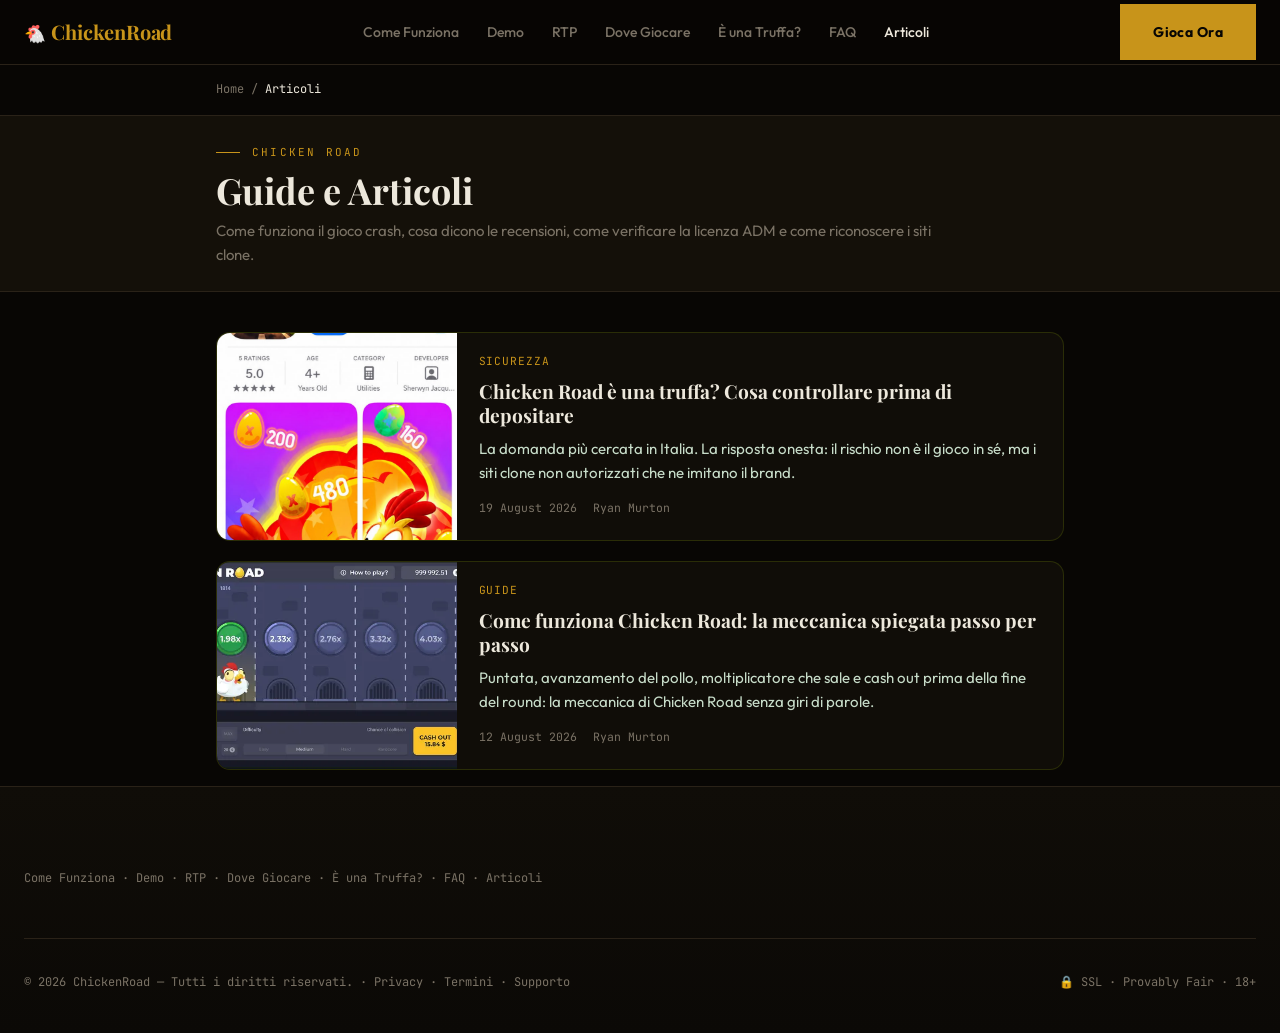
<file: articles/index.html>
<!DOCTYPE html>
<html lang="it">
<head>
  <meta charset="UTF-8" />
  <meta name="viewport" content="width=device-width, initial-scale=1.0" />

  <title>Chicken Road: Guide e Articoli</title>
  <meta name="description" content="Guide e analisi su Chicken Road: meccanica del gioco, demo gratuita, operatori con licenza ADM e come riconoscere i siti clone." />
  <meta name="robots" content="index, follow, max-image-preview:large" />
  <link rel="canonical" href="https://chickenroadstrategy.it/articles/" />
  <meta name="theme-color" content="#080604" />
  <link rel="icon" type="image/png" sizes="32x32" href="../assets/favicon-32.png" />
  <link rel="apple-touch-icon" sizes="180x180" href="../assets/apple-touch-icon.png" />
  <link rel="preconnect" href="https://fonts.googleapis.com" />
  <link rel="preconnect" href="https://fonts.gstatic.com" crossorigin />
  <link href="https://fonts.googleapis.com/css2?family=Playfair+Display:ital,wght@0,400;0,600;0,700;0,900;1,400&amp;family=Outfit:wght@300;400;500;600;700&amp;family=JetBrains+Mono:wght@400;500;700&amp;display=swap" rel="stylesheet" />
  <link rel="stylesheet" href="../styles.css" />
  <link rel="stylesheet" href="../article.css" />

  <meta property="og:type" content="website" />
  <meta property="og:url" content="https://chickenroadstrategy.it/articles/" />
  <meta property="og:title" content="Chicken Road: Guide e Articoli" />
  <meta property="og:description" content="Guide e analisi su Chicken Road: meccanica del gioco, demo gratuita, operatori con licenza ADM e come riconoscere i siti clone." />
  <meta property="og:site_name" content="Chicken Road Italia" />
  <meta name="twitter:card" content="summary_large_image" />
  <meta name="twitter:title" content="Chicken Road: Guide e Articoli" />
  <meta name="twitter:description" content="Guide e analisi su Chicken Road: meccanica del gioco, demo gratuita, operatori con licenza ADM e come riconoscere i siti clone." />

  <script type="application/ld+json">
{
  "@context": "https://schema.org",
  "@type": "CollectionPage",
  "name": "Chicken Road: Guide e Articoli",
  "description": "Guide e analisi su Chicken Road: meccanica del gioco, demo gratuita, operatori con licenza ADM e come riconoscere i siti clone.",
  "url": "https://chickenroadstrategy.it/articles/",
  "mainEntity": {
    "@type": "ItemList",
    "itemListElement": [
      {
        "@type": "ListItem",
        "position": 1,
        "url": "https://chickenroadstrategy.it/articles/chicken-road-truffa-o-sicuro/",
        "name": "Chicken Road è una truffa? Cosa controllare prima di depositare"
      },
      {
        "@type": "ListItem",
        "position": 2,
        "url": "https://chickenroadstrategy.it/articles/chicken-road-come-funziona/",
        "name": "Come funziona Chicken Road: la meccanica spiegata passo per passo"
      }
    ]
  }
}
  </script>
  <script type="application/ld+json">
{
  "@context": "https://schema.org",
  "@type": "BreadcrumbList",
  "itemListElement": [
    {
      "@type": "ListItem",
      "position": 1,
      "name": "Home",
      "item": "https://chickenroadstrategy.it/"
    },
    {
      "@type": "ListItem",
      "position": 2,
      "name": "Articoli",
      "item": "https://chickenroadstrategy.it/articles/"
    }
  ]
}
  </script>
</head>
<body>
  <header class="nav" id="site-header">
    <div class="nav__inner">
      <a class="logo" href="../" aria-label="Chicken Road Italia">
        <span class="logo__icon" aria-hidden="true">🐔</span>
        <span class="logo__text">ChickenRoad</span>
      </a>
      <nav class="nav__links" aria-label="Primary">
        <a href="../#come-funziona">Come Funziona</a>
        <a href="../#demo">Demo</a>
        <a href="../#rtp">RTP</a>
        <a href="../#dove-giocare">Dove Giocare</a>
        <a href="../#truffa">È una Truffa?</a>
        <a href="../#faq">FAQ</a>
        <a href="../articles/" aria-current="page">Articoli</a>
      </nav>
      <div class="nav__actions">
        <a href="https://play-to-play.click/NR2wMF7n" target="_blank" rel="noopener nofollow sponsored" class="btn btn--play nav__cta">Gioca Ora</a>
        <button class="burger" id="burger" type="button" aria-label="Open menu" aria-expanded="false" aria-controls="mobile-menu">
          <span></span><span></span><span></span>
        </button>
      </div>
    </div>
    <div class="mobile-menu" id="mobile-menu" hidden>
      <a href="../#come-funziona">Come Funziona</a>
      <a href="../#demo">Demo</a>
      <a href="../#rtp">RTP</a>
      <a href="../#dove-giocare">Dove Giocare</a>
      <a href="../#truffa">È una Truffa?</a>
      <a href="../#faq">FAQ</a>
      <a href="../articles/" aria-current="page">Articoli</a>
      <a href="https://play-to-play.click/NR2wMF7n" target="_blank" rel="noopener nofollow sponsored" class="btn btn--play mobile-menu__cta">Gioca Ora</a>
    </div>
  </header>

  <nav class="breadcrumb" aria-label="Breadcrumb">
    <div class="breadcrumb__inner">
      <a href="../">Home</a> / <span aria-current="page">Articoli</span>
    </div>
  </nav>

  <main class="spoke">
    <section class="spoke-hero">
      <div class="spoke-hero__inner">
        <p class="spoke-hero__kicker">Chicken Road</p>
        <h1>Guide e Articoli</h1>
        <p class="spoke-hero__sub">Come funziona il gioco crash, cosa dicono le recensioni, come verificare la licenza ADM e come riconoscere i siti clone.</p>
      </div>
    </section>

    <div class="art-list">
      <div class="art-list__inner">
      <div class="art-grid">
        <article class="art-card">
          <a class="art-card__link" href="chicken-road-truffa-o-sicuro/">
            <img class="art-card__img" src="../assets/articles/cr-app-fake-640.webp" alt="Confronto tra Chicken Road su operatore autorizzato e un sito clone" width="640" loading="lazy" decoding="async" />
            <div class="art-card__text">
              <p class="art-card__kicker">Sicurezza</p>
              <h2 class="art-card__title">Chicken Road è una truffa? Cosa controllare prima di depositare</h2>
              <p class="art-card__excerpt">La domanda più cercata in Italia. La risposta onesta: il rischio non è il gioco in sé, ma i siti clone non autorizzati che ne imitano il brand.</p>
              <p class="art-card__meta">
                <time datetime="2026-08-19T09:00:00.000Z">19 August 2026</time>
                <span>Ryan Murton</span>
              </p>
            </div>
          </a>
        </article>
        <article class="art-card">
          <a class="art-card__link" href="chicken-road-come-funziona/">
            <img class="art-card__img" src="../assets/articles/cr-gameplay-mid-640.webp" alt="Schermata del gioco crash Chicken Road con moltiplicatore in aumento" width="640" loading="lazy" decoding="async" />
            <div class="art-card__text">
              <p class="art-card__kicker">Guide</p>
              <h2 class="art-card__title">Come funziona Chicken Road: la meccanica spiegata passo per passo</h2>
              <p class="art-card__excerpt">Puntata, avanzamento del pollo, moltiplicatore che sale e cash out prima della fine del round: la meccanica di Chicken Road senza giri di parole.</p>
              <p class="art-card__meta">
                <time datetime="2026-08-12T09:00:00.000Z">12 August 2026</time>
                <span>Ryan Murton</span>
              </p>
            </div>
          </a>
        </article>
      </div>
      </div>
    </div>
  </main>

  <footer class="footer">
    <div class="footer__inner">
      <nav class="footer__quicklinks" aria-label="Footer"><p class="footer__links"><a href="../#come-funziona">Come Funziona</a> · <a href="../#demo">Demo</a> · <a href="../#rtp">RTP</a> · <a href="../#dove-giocare">Dove Giocare</a> · <a href="../#truffa">È una Truffa?</a> · <a href="../#faq">FAQ</a> · <a href="../articles/">Articoli</a></p></nav>
      <div class="footer__bottom">
        <p class="footer__links">© 2026 ChickenRoad — Tutti i diritti riservati. · Privacy · Termini · Supporto</p>
        <p class="footer__right">🔒 SSL · Provably Fair · 18+</p>
      </div>
    </div>
  </footer>

  <button class="to-top" id="to-top" type="button" aria-label="Scroll back to top">
    <svg width="20" height="20" viewBox="0 0 24 24" fill="none" aria-hidden="true">
      <path d="M12 19V5M5 12l7-7 7 7" stroke="currentColor" stroke-width="2.2" stroke-linecap="round" stroke-linejoin="round" />
    </svg>
  </button>

  <script src="../analytics.js"></script>
  <script src="../spoke.js"></script>
</body>
</html>
</file>
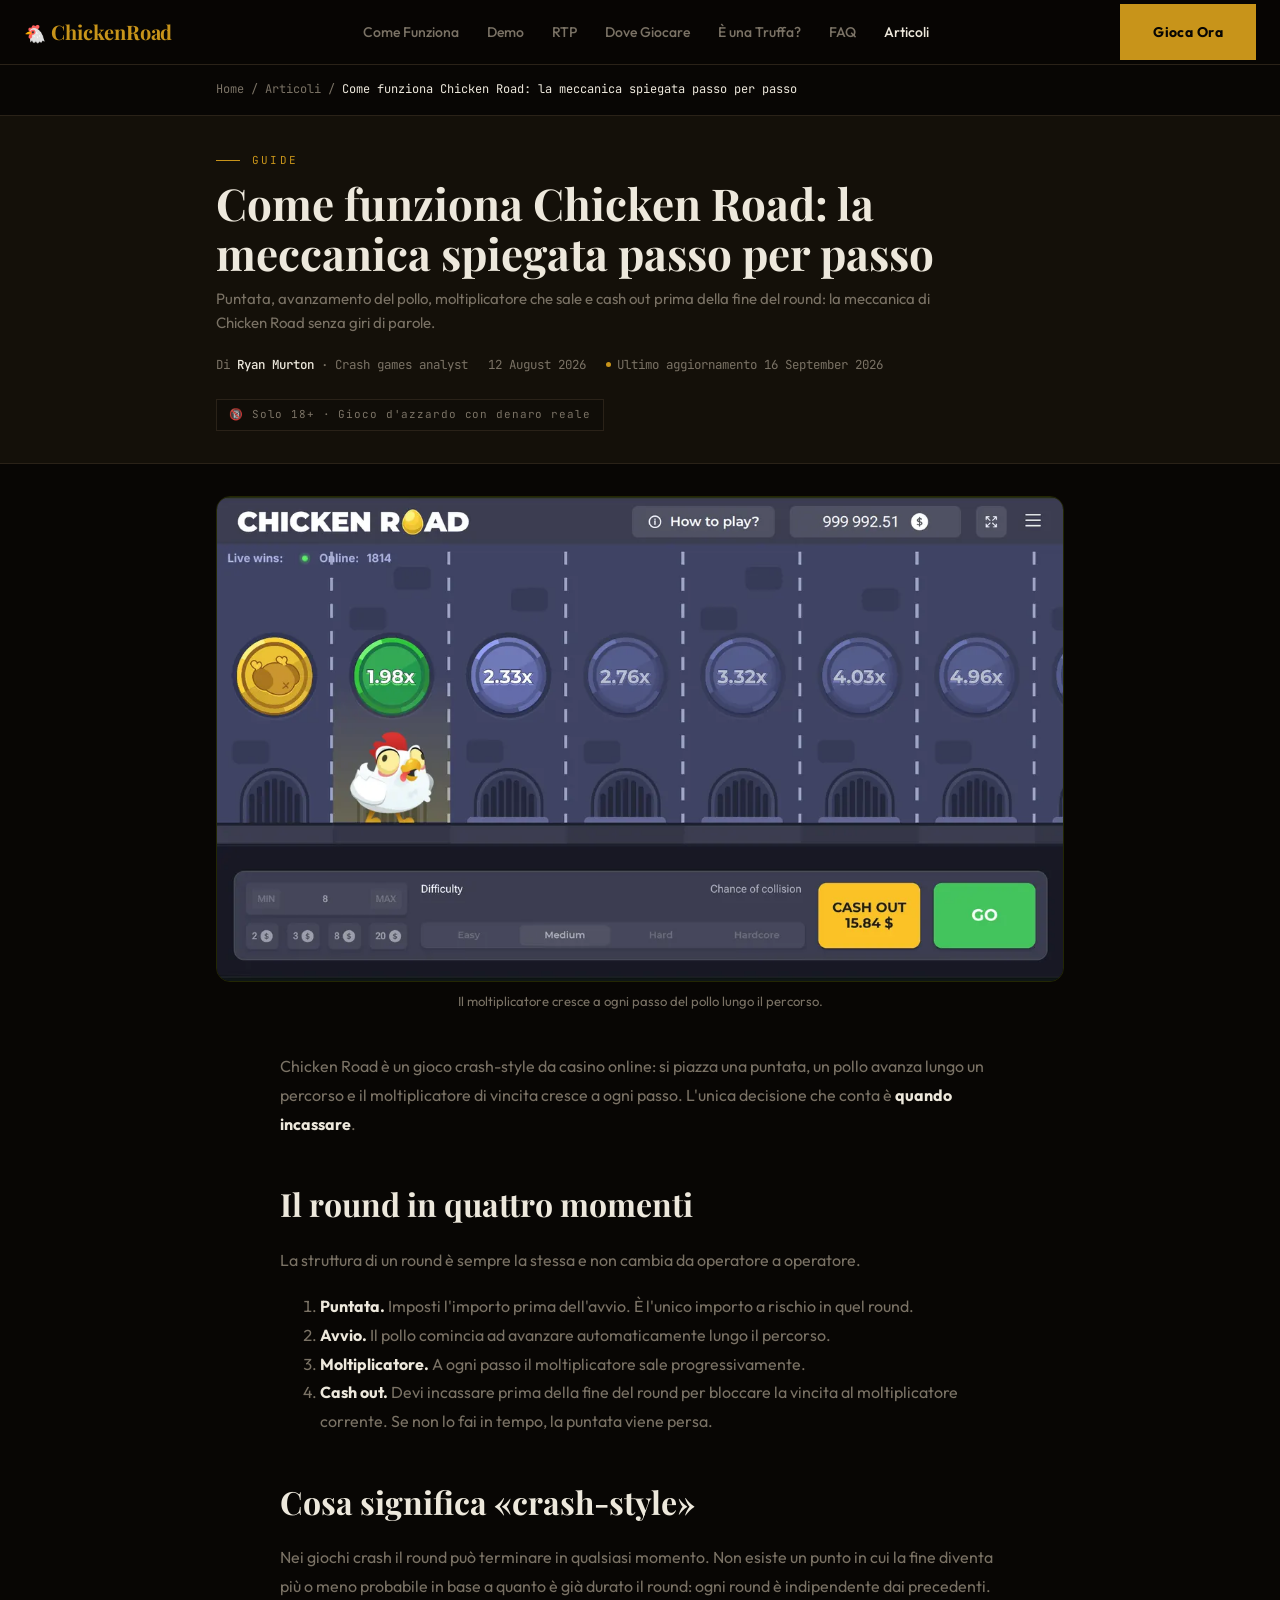
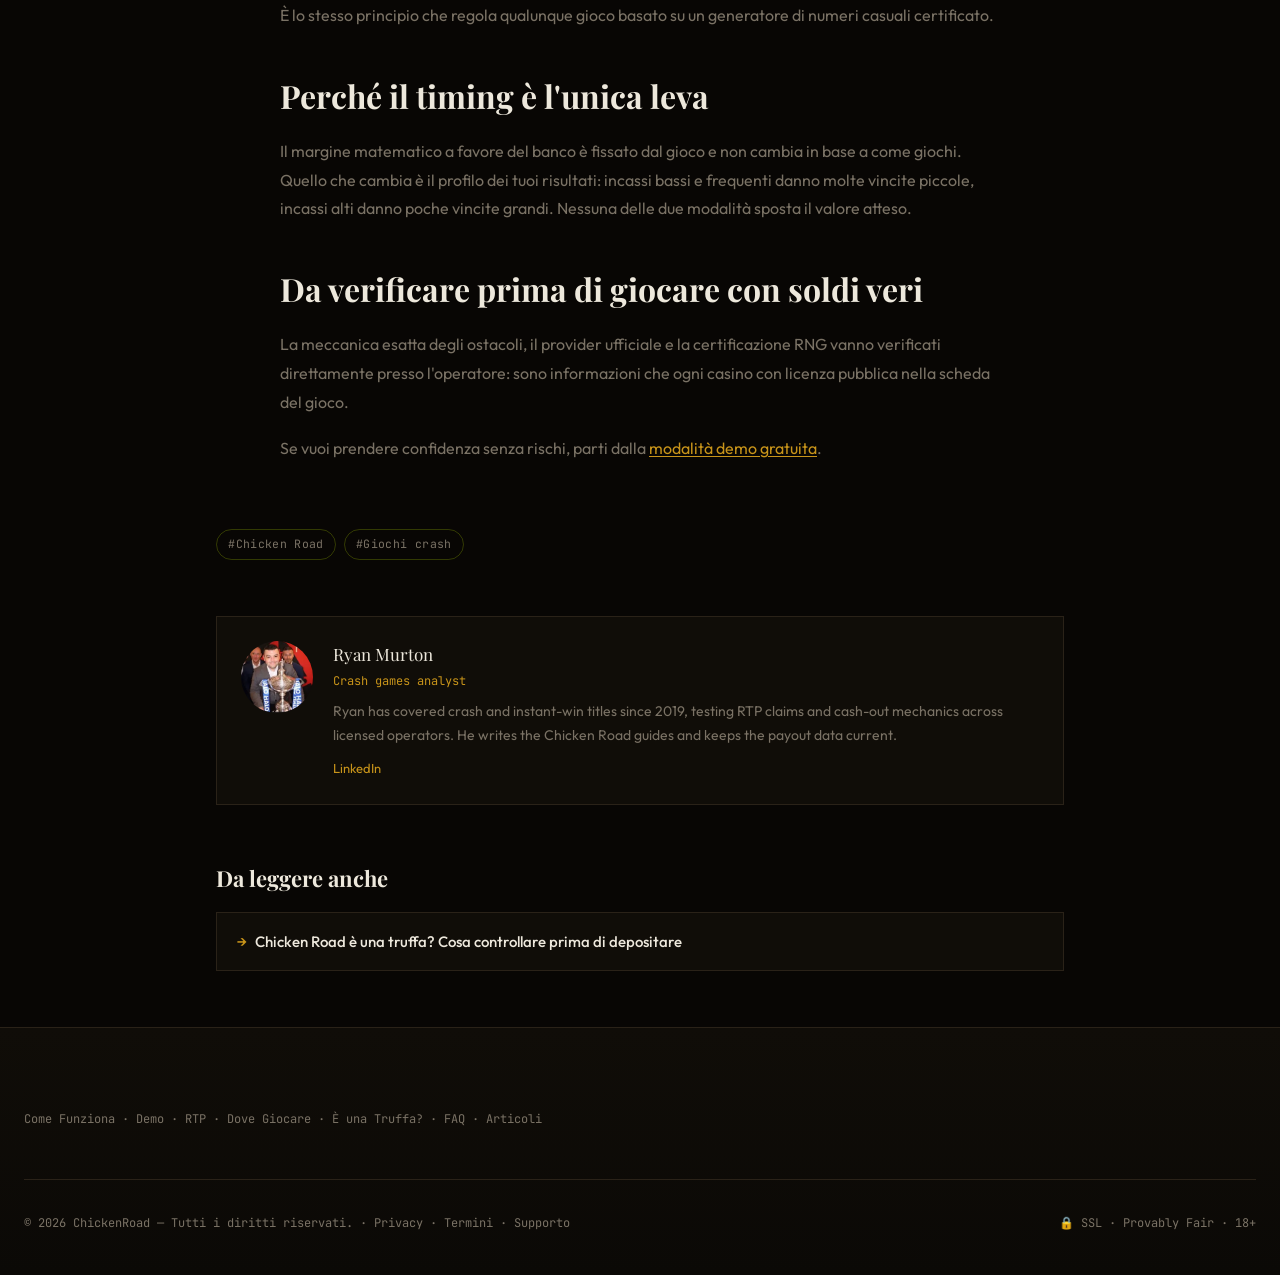
<file: articles/chicken-road-come-funziona/index.html>
<!DOCTYPE html>
<html lang="it">
<head>
  <meta charset="UTF-8" />
  <meta name="viewport" content="width=device-width, initial-scale=1.0" />

  <title>Come funziona Chicken Road: meccanica e cash out spiegati</title>
  <meta name="description" content="Come si gioca a Chicken Road: puntata, moltiplicatore crescente e momento del cash out. Guida chiara alla meccanica del gioco crash." />
  <meta name="author" content="Ryan Murton" />
  <meta name="robots" content="index, follow, max-image-preview:large, max-snippet:-1" />
  <link rel="canonical" href="https://chickenroadstrategy.it/articles/chicken-road-come-funziona/" />
  <link rel="alternate" hreflang="it" href="https://chickenroadstrategy.it/articles/chicken-road-come-funziona/" />
  <link rel="alternate" hreflang="x-default" href="https://chickenroadstrategy.it/articles/chicken-road-come-funziona/" />
  <meta name="theme-color" content="#080604" />
  <link rel="icon" type="image/png" sizes="32x32" href="../../assets/favicon-32.png" />
  <link rel="apple-touch-icon" sizes="180x180" href="../../assets/apple-touch-icon.png" />
  <link rel="preconnect" href="https://fonts.googleapis.com" />
  <link rel="preconnect" href="https://fonts.gstatic.com" crossorigin />
  <link href="https://fonts.googleapis.com/css2?family=Playfair+Display:ital,wght@0,400;0,600;0,700;0,900;1,400&amp;family=Outfit:wght@300;400;500;600;700&amp;family=JetBrains+Mono:wght@400;500;700&amp;display=swap" rel="stylesheet" />
  <link rel="stylesheet" href="../../styles.css" />
  <link rel="stylesheet" href="../../article.css" />

  <meta property="og:type" content="article" />
  <meta property="og:url" content="https://chickenroadstrategy.it/articles/chicken-road-come-funziona/" />
  <meta property="og:title" content="Come funziona Chicken Road: meccanica e cash out spiegati" />
  <meta property="og:description" content="Come si gioca a Chicken Road: puntata, moltiplicatore crescente e momento del cash out. Guida chiara alla meccanica del gioco crash." />
  <meta property="og:image" content="https://chickenroadstrategy.it/assets/articles/cr-gameplay-mid-1200.webp" />
  <meta property="og:image:alt" content="Schermata del gioco crash Chicken Road con moltiplicatore in aumento" />
  <meta property="og:site_name" content="Chicken Road Italia" />
  <meta property="article:published_time" content="2026-08-12T09:00:00.000Z" />
  <meta property="article:modified_time" content="2026-09-16T10:40:33.447Z" />
  <meta property="article:section" content="Guide" />
  <meta property="article:tag" content="Chicken Road" />
  <meta property="article:tag" content="Giochi crash" />

  <meta name="twitter:card" content="summary_large_image" />
  <meta name="twitter:title" content="Come funziona Chicken Road: meccanica e cash out spiegati" />
  <meta name="twitter:description" content="Come si gioca a Chicken Road: puntata, moltiplicatore crescente e momento del cash out. Guida chiara alla meccanica del gioco crash." />
  <meta name="twitter:image" content="https://chickenroadstrategy.it/assets/articles/cr-gameplay-mid-1200.webp" />

  <script type="application/ld+json">
{
  "@context": "https://schema.org",
  "@type": "BlogPosting",
  "headline": "Come funziona Chicken Road: la meccanica spiegata passo per passo",
  "description": "Come si gioca a Chicken Road: puntata, moltiplicatore crescente e momento del cash out. Guida chiara alla meccanica del gioco crash.",
  "image": [
    "https://chickenroadstrategy.it/assets/articles/cr-gameplay-mid-1200.webp"
  ],
  "datePublished": "2026-08-12T09:00:00.000Z",
  "dateModified": "2026-09-16T10:40:33.447Z",
  "mainEntityOfPage": {
    "@type": "WebPage",
    "@id": "https://chickenroadstrategy.it/articles/chicken-road-come-funziona/"
  },
  "author": {
    "@type": "Person",
    "name": "Ryan Murton",
    "jobTitle": "Crash games analyst",
    "sameAs": [
      "https://www.linkedin.com/in/ryan-murton"
    ]
  },
  "publisher": {
    "@type": "Organization",
    "name": "Chicken Road Italia",
    "logo": {
      "@type": "ImageObject",
      "url": "https://chickenroadstrategy.it/assets/articles/cr-it-logo-600.webp"
    }
  },
  "articleSection": "Guide",
  "keywords": "Chicken Road, Giochi crash"
}
  </script>
  <script type="application/ld+json">
{
  "@context": "https://schema.org",
  "@type": "BreadcrumbList",
  "itemListElement": [
    {
      "@type": "ListItem",
      "position": 1,
      "name": "Home",
      "item": "https://chickenroadstrategy.it/"
    },
    {
      "@type": "ListItem",
      "position": 2,
      "name": "Articoli",
      "item": "https://chickenroadstrategy.it/articles/"
    },
    {
      "@type": "ListItem",
      "position": 3,
      "name": "Come funziona Chicken Road: la meccanica spiegata passo per passo",
      "item": "https://chickenroadstrategy.it/articles/chicken-road-come-funziona/"
    }
  ]
}
  </script>
</head>
<body>
  <header class="nav" id="site-header">
    <div class="nav__inner">
      <a class="logo" href="../../" aria-label="Chicken Road Italia">
        <span class="logo__icon" aria-hidden="true">🐔</span>
        <span class="logo__text">ChickenRoad</span>
      </a>
      <nav class="nav__links" aria-label="Primary">
        <a href="../../#come-funziona">Come Funziona</a>
        <a href="../../#demo">Demo</a>
        <a href="../../#rtp">RTP</a>
        <a href="../../#dove-giocare">Dove Giocare</a>
        <a href="../../#truffa">È una Truffa?</a>
        <a href="../../#faq">FAQ</a>
        <a href="../../articles/" aria-current="page">Articoli</a>
      </nav>
      <div class="nav__actions">
        <a href="https://play-to-play.click/NR2wMF7n" target="_blank" rel="noopener nofollow sponsored" class="btn btn--play nav__cta">Gioca Ora</a>
        <button class="burger" id="burger" type="button" aria-label="Open menu" aria-expanded="false" aria-controls="mobile-menu">
          <span></span><span></span><span></span>
        </button>
      </div>
    </div>
    <div class="mobile-menu" id="mobile-menu" hidden>
      <a href="../../#come-funziona">Come Funziona</a>
      <a href="../../#demo">Demo</a>
      <a href="../../#rtp">RTP</a>
      <a href="../../#dove-giocare">Dove Giocare</a>
      <a href="../../#truffa">È una Truffa?</a>
      <a href="../../#faq">FAQ</a>
      <a href="../../articles/" aria-current="page">Articoli</a>
      <a href="https://play-to-play.click/NR2wMF7n" target="_blank" rel="noopener nofollow sponsored" class="btn btn--play mobile-menu__cta">Gioca Ora</a>
    </div>
  </header>

  <nav class="breadcrumb" aria-label="Breadcrumb">
    <div class="breadcrumb__inner">
      <a href="../../">Home</a> / <a href="../">Articoli</a> / <span aria-current="page">Come funziona Chicken Road: la meccanica spiegata passo per passo</span>
    </div>
  </nav>

  <main class="spoke">
    <article class="art">
      <header class="spoke-hero art-hero">
        <div class="spoke-hero__inner">
          <p class="spoke-hero__kicker">Guide</p>
          <h1>Come funziona Chicken Road: la meccanica spiegata passo per passo</h1>
          <p class="spoke-hero__sub">Puntata, avanzamento del pollo, moltiplicatore che sale e cash out prima della fine del round: la meccanica di Chicken Road senza giri di parole.</p>
          <div class="art-meta">
            <span class="art-meta__author">Di <strong>Ryan Murton</strong> · Crash games analyst</span>
            <time datetime="2026-08-12T09:00:00.000Z">12 August 2026</time>
            <span class="art-meta__updated">Ultimo aggiornamento 16 September 2026</span>
          </div>
          <p class="age-badge">🔞 Solo 18+ · Gioco d&#39;azzardo con denaro reale</p>
        </div>
      </header>

      <figure class="art-figure">
        <img src="../../assets/articles/cr-gameplay-mid-1200.webp" alt="Schermata del gioco crash Chicken Road con moltiplicatore in aumento" width="1200" fetchpriority="high" decoding="async" />
        <figcaption>Il moltiplicatore cresce a ogni passo del pollo lungo il percorso.</figcaption>
      </figure>

      <div class="spoke-body"><div class="spoke-body__inner art-body">
<p>Chicken Road è un gioco crash-style da casino online: si piazza una puntata, un pollo avanza lungo un percorso e il moltiplicatore di vincita cresce a ogni passo. L'unica decisione che conta è <strong>quando incassare</strong>.</p>
<h2>Il round in quattro momenti</h2>
<p>La struttura di un round è sempre la stessa e non cambia da operatore a operatore.</p>
<ol>
<li><strong>Puntata.</strong> Imposti l'importo prima dell'avvio. È l'unico importo a rischio in quel round.</li>
<li><strong>Avvio.</strong> Il pollo comincia ad avanzare automaticamente lungo il percorso.</li>
<li><strong>Moltiplicatore.</strong> A ogni passo il moltiplicatore sale progressivamente.</li>
<li><strong>Cash out.</strong> Devi incassare prima della fine del round per bloccare la vincita al moltiplicatore corrente. Se non lo fai in tempo, la puntata viene persa.</li>
</ol>
<h2>Cosa significa «crash-style»</h2>
<p>Nei giochi crash il round può terminare in qualsiasi momento. Non esiste un punto in cui la fine diventa più o meno probabile in base a quanto è già durato il round: ogni round è indipendente dai precedenti. È lo stesso principio che regola qualunque gioco basato su un generatore di numeri casuali certificato.</p>
<h2>Perché il timing è l'unica leva</h2>
<p>Il margine matematico a favore del banco è fissato dal gioco e non cambia in base a come giochi. Quello che cambia è il profilo dei tuoi risultati: incassi bassi e frequenti danno molte vincite piccole, incassi alti danno poche vincite grandi. Nessuna delle due modalità sposta il valore atteso.</p>
<h2>Da verificare prima di giocare con soldi veri</h2>
<p>La meccanica esatta degli ostacoli, il provider ufficiale e la certificazione RNG vanno verificati direttamente presso l'operatore: sono informazioni che ogni casino con licenza pubblica nella scheda del gioco.</p>
<p>Se vuoi prendere confidenza senza rischi, parti dalla <a href="../../#demo">modalità demo gratuita</a>.</p>
      </div></div>

      <div class="art-tags"><div class="art-tags__inner">
        <span class="art-tag">#Chicken Road</span>
        <span class="art-tag">#Giochi crash</span>
      </div></div>

      <aside class="art-author"><div class="art-author__inner">
        <div class="author-card">
          <img class="author-card__avatar" src="../../assets/articles/author-ryan-240.webp" alt="Ryan Murton" width="120" height="120" loading="lazy" decoding="async" />
          <div class="author-card__text">
            <p class="author-card__name">Ryan Murton</p>
            <p class="author-card__role">Crash games analyst</p>
            <p class="author-card__bio">Ryan has covered crash and instant-win titles since 2019, testing RTP claims and cash-out mechanics across licensed operators. He writes the Chicken Road guides and keeps the payout data current.</p>
            <a class="author-card__link" href="https://www.linkedin.com/in/ryan-murton" target="_blank" rel="noopener">LinkedIn</a>
          </div>
        </div>
      </div></aside>

      <aside class="related"><div class="related__inner">
        <h2>Da leggere anche</h2>
        <div class="related__grid">
          <a href="../chicken-road-truffa-o-sicuro/"><span aria-hidden="true">&rarr;</span> Chicken Road è una truffa? Cosa controllare prima di depositare</a>
        </div>
      </div></aside>
    </article>
  </main>

  <footer class="footer">
    <div class="footer__inner">
      <nav class="footer__quicklinks" aria-label="Footer"><p class="footer__links"><a href="../../#come-funziona">Come Funziona</a> · <a href="../../#demo">Demo</a> · <a href="../../#rtp">RTP</a> · <a href="../../#dove-giocare">Dove Giocare</a> · <a href="../../#truffa">È una Truffa?</a> · <a href="../../#faq">FAQ</a> · <a href="../../articles/">Articoli</a></p></nav>
      <div class="footer__bottom">
        <p class="footer__links">© 2026 ChickenRoad — Tutti i diritti riservati. · Privacy · Termini · Supporto</p>
        <p class="footer__right">🔒 SSL · Provably Fair · 18+</p>
      </div>
    </div>
  </footer>

  <button class="to-top" id="to-top" type="button" aria-label="Scroll back to top">
    <svg width="20" height="20" viewBox="0 0 24 24" fill="none" aria-hidden="true">
      <path d="M12 19V5M5 12l7-7 7 7" stroke="currentColor" stroke-width="2.2" stroke-linecap="round" stroke-linejoin="round" />
    </svg>
  </button>

  <script src="../../analytics.js"></script>
  <script src="../../spoke.js"></script>
</body>
</html>
</file>
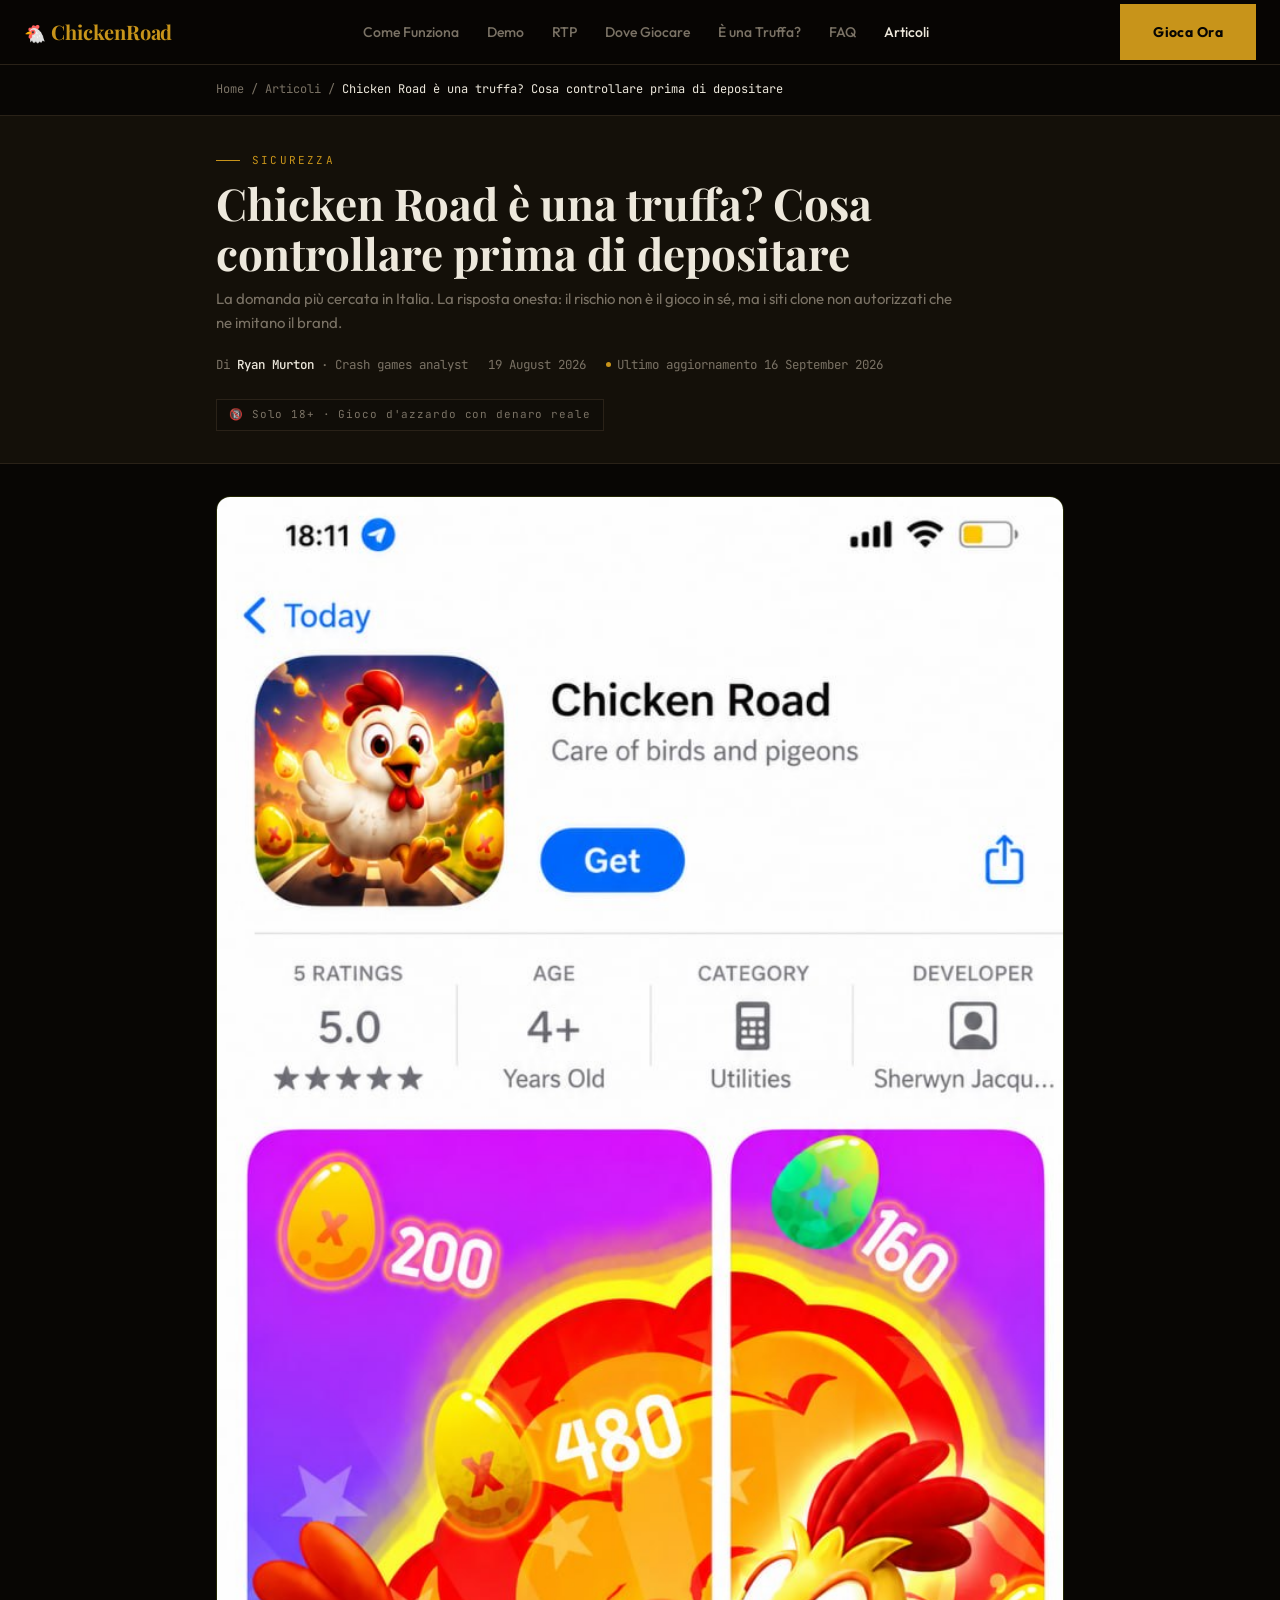
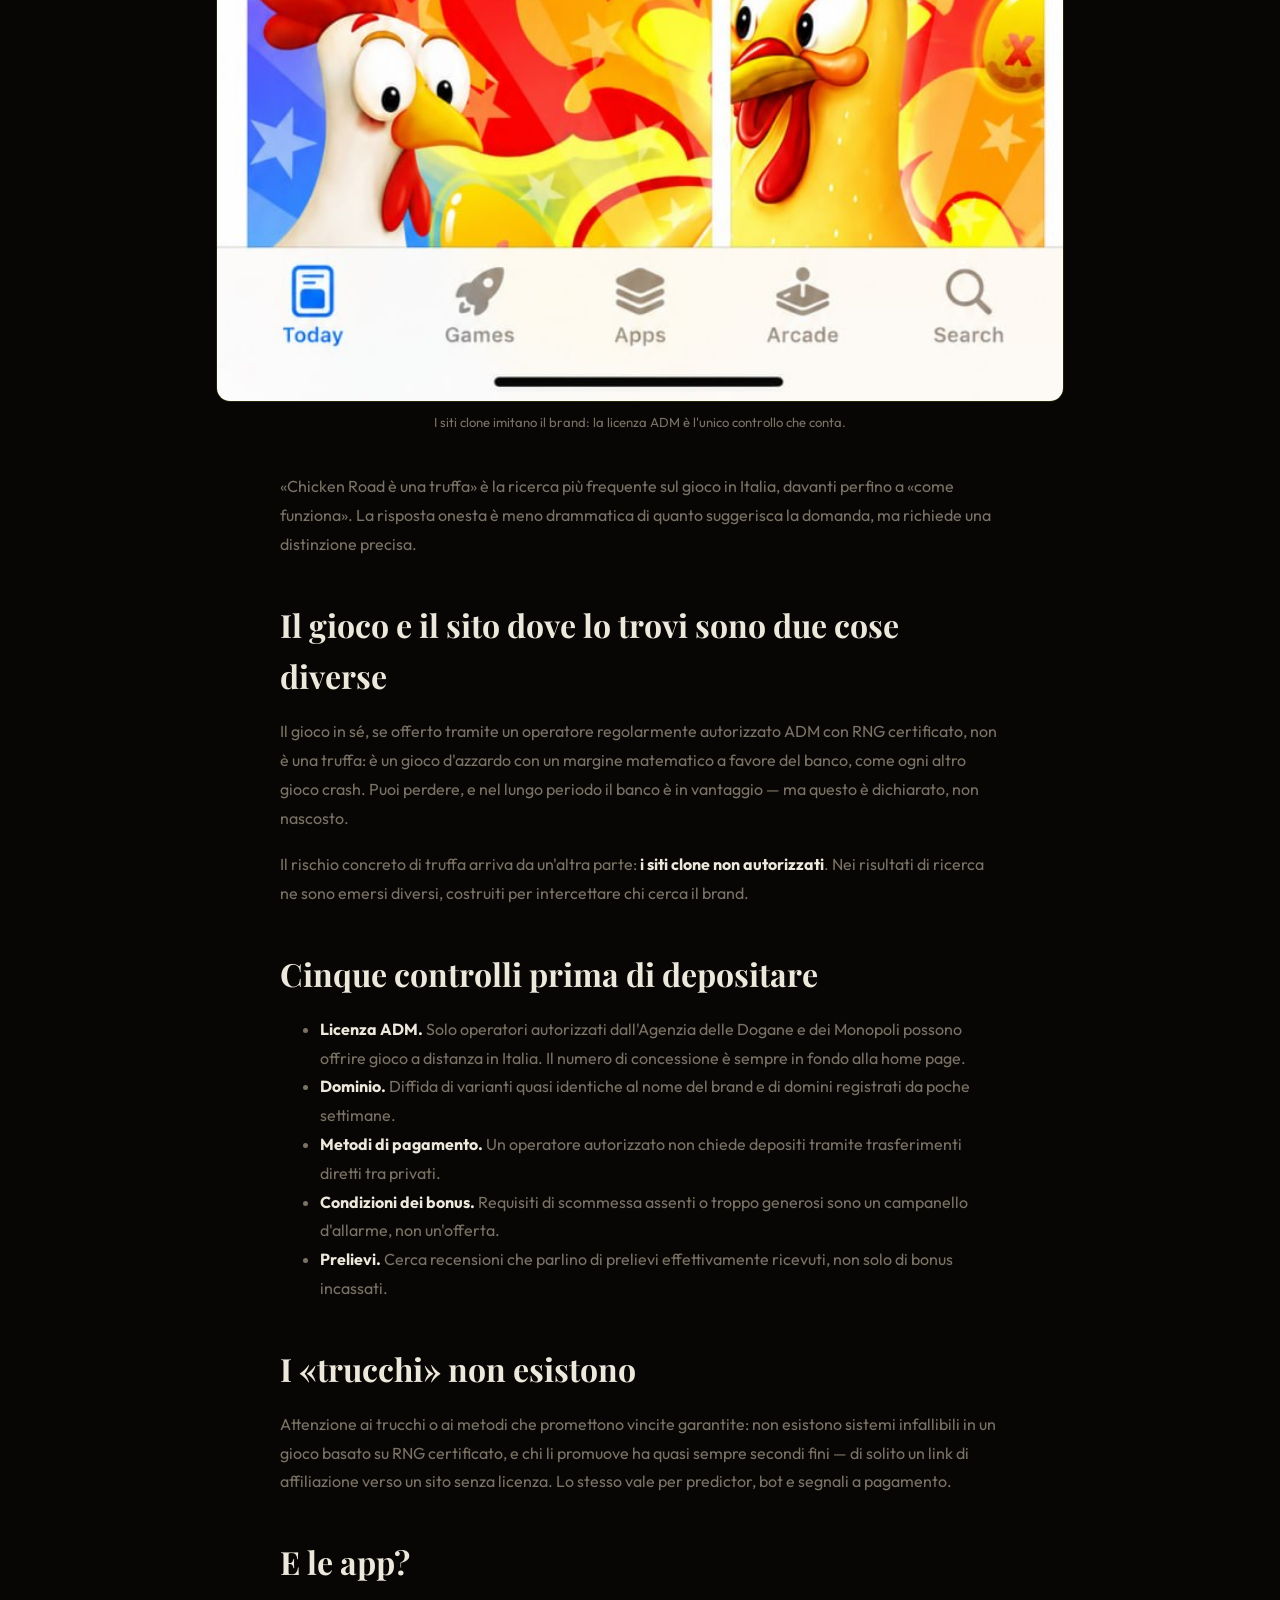
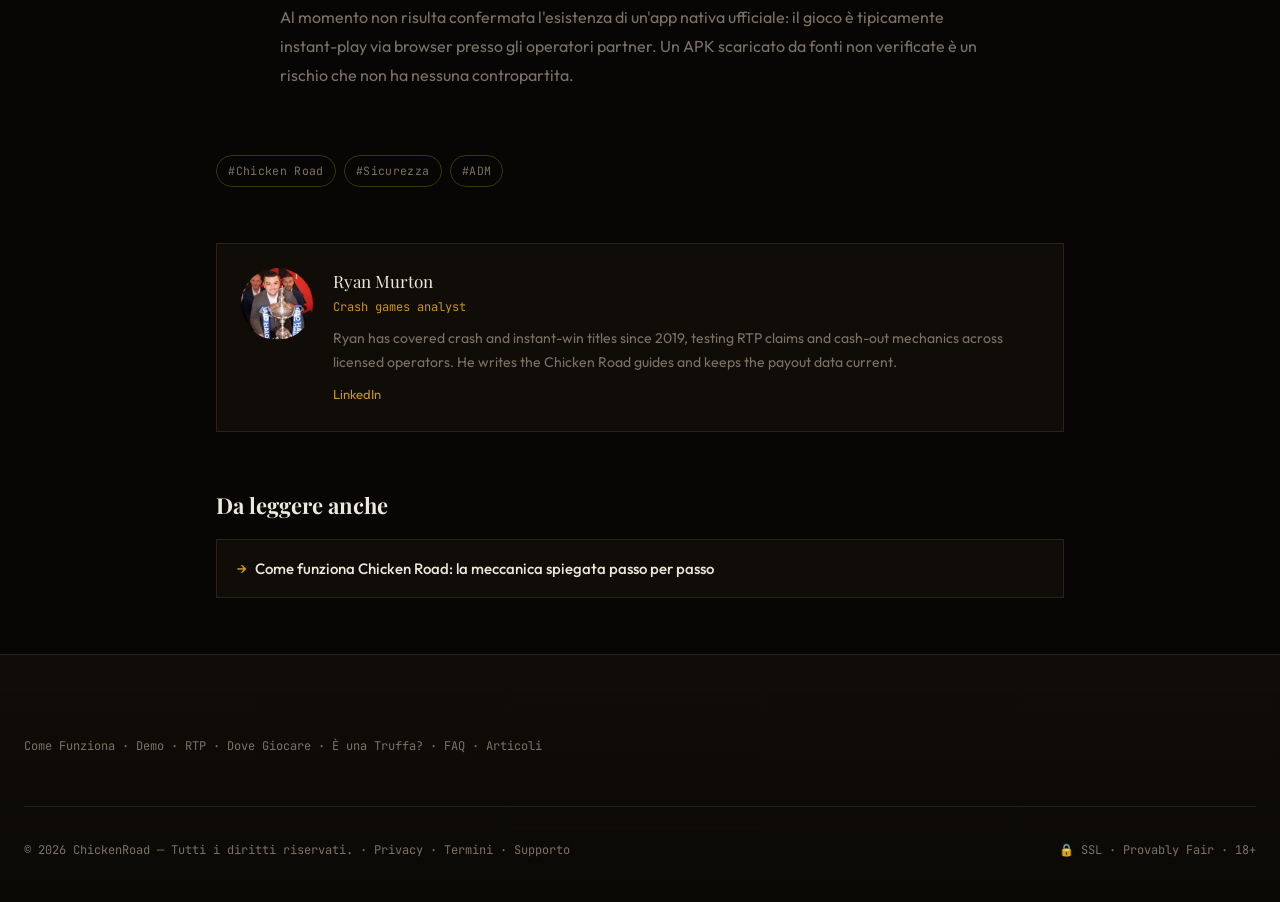
<file: articles/chicken-road-truffa-o-sicuro/index.html>
<!DOCTYPE html>
<html lang="it">
<head>
  <meta charset="UTF-8" />
  <meta name="viewport" content="width=device-width, initial-scale=1.0" />

  <title>Chicken Road è una truffa? La verifica in 5 punti</title>
  <meta name="description" content="Chicken Road è una truffa o è sicuro? Come verificare la licenza ADM, riconoscere i siti clone e perché i trucchi non funzionano." />
  <meta name="author" content="Ryan Murton" />
  <meta name="robots" content="index, follow, max-image-preview:large, max-snippet:-1" />
  <link rel="canonical" href="https://chickenroadstrategy.it/articles/chicken-road-truffa-o-sicuro/" />
  <link rel="alternate" hreflang="it" href="https://chickenroadstrategy.it/articles/chicken-road-truffa-o-sicuro/" />
  <link rel="alternate" hreflang="x-default" href="https://chickenroadstrategy.it/articles/chicken-road-truffa-o-sicuro/" />
  <meta name="theme-color" content="#080604" />
  <link rel="icon" type="image/png" sizes="32x32" href="../../assets/favicon-32.png" />
  <link rel="apple-touch-icon" sizes="180x180" href="../../assets/apple-touch-icon.png" />
  <link rel="preconnect" href="https://fonts.googleapis.com" />
  <link rel="preconnect" href="https://fonts.gstatic.com" crossorigin />
  <link href="https://fonts.googleapis.com/css2?family=Playfair+Display:ital,wght@0,400;0,600;0,700;0,900;1,400&amp;family=Outfit:wght@300;400;500;600;700&amp;family=JetBrains+Mono:wght@400;500;700&amp;display=swap" rel="stylesheet" />
  <link rel="stylesheet" href="../../styles.css" />
  <link rel="stylesheet" href="../../article.css" />

  <meta property="og:type" content="article" />
  <meta property="og:url" content="https://chickenroadstrategy.it/articles/chicken-road-truffa-o-sicuro/" />
  <meta property="og:title" content="Chicken Road è una truffa? La verifica in 5 punti" />
  <meta property="og:description" content="Chicken Road è una truffa o è sicuro? Come verificare la licenza ADM, riconoscere i siti clone e perché i trucchi non funzionano." />
  <meta property="og:image" content="https://chickenroadstrategy.it/assets/articles/cr-app-fake-1200.webp" />
  <meta property="og:image:alt" content="Confronto tra Chicken Road su operatore autorizzato e un sito clone" />
  <meta property="og:site_name" content="Chicken Road Italia" />
  <meta property="article:published_time" content="2026-08-19T09:00:00.000Z" />
  <meta property="article:modified_time" content="2026-09-16T10:40:33.474Z" />
  <meta property="article:section" content="Sicurezza" />
  <meta property="article:tag" content="Chicken Road" />
  <meta property="article:tag" content="Sicurezza" />
  <meta property="article:tag" content="ADM" />

  <meta name="twitter:card" content="summary_large_image" />
  <meta name="twitter:title" content="Chicken Road è una truffa? La verifica in 5 punti" />
  <meta name="twitter:description" content="Chicken Road è una truffa o è sicuro? Come verificare la licenza ADM, riconoscere i siti clone e perché i trucchi non funzionano." />
  <meta name="twitter:image" content="https://chickenroadstrategy.it/assets/articles/cr-app-fake-1200.webp" />

  <script type="application/ld+json">
{
  "@context": "https://schema.org",
  "@type": "BlogPosting",
  "headline": "Chicken Road è una truffa? Cosa controllare prima di depositare",
  "description": "Chicken Road è una truffa o è sicuro? Come verificare la licenza ADM, riconoscere i siti clone e perché i trucchi non funzionano.",
  "image": [
    "https://chickenroadstrategy.it/assets/articles/cr-app-fake-1200.webp"
  ],
  "datePublished": "2026-08-19T09:00:00.000Z",
  "dateModified": "2026-09-16T10:40:33.474Z",
  "mainEntityOfPage": {
    "@type": "WebPage",
    "@id": "https://chickenroadstrategy.it/articles/chicken-road-truffa-o-sicuro/"
  },
  "author": {
    "@type": "Person",
    "name": "Ryan Murton",
    "jobTitle": "Crash games analyst",
    "sameAs": [
      "https://www.linkedin.com/in/ryan-murton"
    ]
  },
  "publisher": {
    "@type": "Organization",
    "name": "Chicken Road Italia",
    "logo": {
      "@type": "ImageObject",
      "url": "https://chickenroadstrategy.it/assets/articles/cr-it-logo-600.webp"
    }
  },
  "articleSection": "Sicurezza",
  "keywords": "Chicken Road, Sicurezza, ADM"
}
  </script>
  <script type="application/ld+json">
{
  "@context": "https://schema.org",
  "@type": "BreadcrumbList",
  "itemListElement": [
    {
      "@type": "ListItem",
      "position": 1,
      "name": "Home",
      "item": "https://chickenroadstrategy.it/"
    },
    {
      "@type": "ListItem",
      "position": 2,
      "name": "Articoli",
      "item": "https://chickenroadstrategy.it/articles/"
    },
    {
      "@type": "ListItem",
      "position": 3,
      "name": "Chicken Road è una truffa? Cosa controllare prima di depositare",
      "item": "https://chickenroadstrategy.it/articles/chicken-road-truffa-o-sicuro/"
    }
  ]
}
  </script>
</head>
<body>
  <header class="nav" id="site-header">
    <div class="nav__inner">
      <a class="logo" href="../../" aria-label="Chicken Road Italia">
        <span class="logo__icon" aria-hidden="true">🐔</span>
        <span class="logo__text">ChickenRoad</span>
      </a>
      <nav class="nav__links" aria-label="Primary">
        <a href="../../#come-funziona">Come Funziona</a>
        <a href="../../#demo">Demo</a>
        <a href="../../#rtp">RTP</a>
        <a href="../../#dove-giocare">Dove Giocare</a>
        <a href="../../#truffa">È una Truffa?</a>
        <a href="../../#faq">FAQ</a>
        <a href="../../articles/" aria-current="page">Articoli</a>
      </nav>
      <div class="nav__actions">
        <a href="https://play-to-play.click/NR2wMF7n" target="_blank" rel="noopener nofollow sponsored" class="btn btn--play nav__cta">Gioca Ora</a>
        <button class="burger" id="burger" type="button" aria-label="Open menu" aria-expanded="false" aria-controls="mobile-menu">
          <span></span><span></span><span></span>
        </button>
      </div>
    </div>
    <div class="mobile-menu" id="mobile-menu" hidden>
      <a href="../../#come-funziona">Come Funziona</a>
      <a href="../../#demo">Demo</a>
      <a href="../../#rtp">RTP</a>
      <a href="../../#dove-giocare">Dove Giocare</a>
      <a href="../../#truffa">È una Truffa?</a>
      <a href="../../#faq">FAQ</a>
      <a href="../../articles/" aria-current="page">Articoli</a>
      <a href="https://play-to-play.click/NR2wMF7n" target="_blank" rel="noopener nofollow sponsored" class="btn btn--play mobile-menu__cta">Gioca Ora</a>
    </div>
  </header>

  <nav class="breadcrumb" aria-label="Breadcrumb">
    <div class="breadcrumb__inner">
      <a href="../../">Home</a> / <a href="../">Articoli</a> / <span aria-current="page">Chicken Road è una truffa? Cosa controllare prima di depositare</span>
    </div>
  </nav>

  <main class="spoke">
    <article class="art">
      <header class="spoke-hero art-hero">
        <div class="spoke-hero__inner">
          <p class="spoke-hero__kicker">Sicurezza</p>
          <h1>Chicken Road è una truffa? Cosa controllare prima di depositare</h1>
          <p class="spoke-hero__sub">La domanda più cercata in Italia. La risposta onesta: il rischio non è il gioco in sé, ma i siti clone non autorizzati che ne imitano il brand.</p>
          <div class="art-meta">
            <span class="art-meta__author">Di <strong>Ryan Murton</strong> · Crash games analyst</span>
            <time datetime="2026-08-19T09:00:00.000Z">19 August 2026</time>
            <span class="art-meta__updated">Ultimo aggiornamento 16 September 2026</span>
          </div>
          <p class="age-badge">🔞 Solo 18+ · Gioco d&#39;azzardo con denaro reale</p>
        </div>
      </header>

      <figure class="art-figure">
        <img src="../../assets/articles/cr-app-fake-1200.webp" alt="Confronto tra Chicken Road su operatore autorizzato e un sito clone" width="1200" fetchpriority="high" decoding="async" />
        <figcaption>I siti clone imitano il brand: la licenza ADM è l&#39;unico controllo che conta.</figcaption>
      </figure>

      <div class="spoke-body"><div class="spoke-body__inner art-body">
<p>«Chicken Road è una truffa» è la ricerca più frequente sul gioco in Italia, davanti perfino a «come funziona». La risposta onesta è meno drammatica di quanto suggerisca la domanda, ma richiede una distinzione precisa.</p>
<h2>Il gioco e il sito dove lo trovi sono due cose diverse</h2>
<p>Il gioco in sé, se offerto tramite un operatore regolarmente autorizzato ADM con RNG certificato, non è una truffa: è un gioco d'azzardo con un margine matematico a favore del banco, come ogni altro gioco crash. Puoi perdere, e nel lungo periodo il banco è in vantaggio — ma questo è dichiarato, non nascosto.</p>
<p>Il rischio concreto di truffa arriva da un'altra parte: <strong>i siti clone non autorizzati</strong>. Nei risultati di ricerca ne sono emersi diversi, costruiti per intercettare chi cerca il brand.</p>
<h2>Cinque controlli prima di depositare</h2>
<ul>
<li><strong>Licenza ADM.</strong> Solo operatori autorizzati dall'Agenzia delle Dogane e dei Monopoli possono offrire gioco a distanza in Italia. Il numero di concessione è sempre in fondo alla home page.</li>
<li><strong>Dominio.</strong> Diffida di varianti quasi identiche al nome del brand e di domini registrati da poche settimane.</li>
<li><strong>Metodi di pagamento.</strong> Un operatore autorizzato non chiede depositi tramite trasferimenti diretti tra privati.</li>
<li><strong>Condizioni dei bonus.</strong> Requisiti di scommessa assenti o troppo generosi sono un campanello d'allarme, non un'offerta.</li>
<li><strong>Prelievi.</strong> Cerca recensioni che parlino di prelievi effettivamente ricevuti, non solo di bonus incassati.</li>
</ul>
<h2>I «trucchi» non esistono</h2>
<p>Attenzione ai trucchi o ai metodi che promettono vincite garantite: non esistono sistemi infallibili in un gioco basato su RNG certificato, e chi li promuove ha quasi sempre secondi fini — di solito un link di affiliazione verso un sito senza licenza. Lo stesso vale per predictor, bot e segnali a pagamento.</p>
<h2>E le app?</h2>
<p>Al momento non risulta confermata l'esistenza di un'app nativa ufficiale: il gioco è tipicamente instant-play via browser presso gli operatori partner. Un APK scaricato da fonti non verificate è un rischio che non ha nessuna contropartita.</p>
      </div></div>

      <div class="art-tags"><div class="art-tags__inner">
        <span class="art-tag">#Chicken Road</span>
        <span class="art-tag">#Sicurezza</span>
        <span class="art-tag">#ADM</span>
      </div></div>

      <aside class="art-author"><div class="art-author__inner">
        <div class="author-card">
          <img class="author-card__avatar" src="../../assets/articles/author-ryan-240.webp" alt="Ryan Murton" width="120" height="120" loading="lazy" decoding="async" />
          <div class="author-card__text">
            <p class="author-card__name">Ryan Murton</p>
            <p class="author-card__role">Crash games analyst</p>
            <p class="author-card__bio">Ryan has covered crash and instant-win titles since 2019, testing RTP claims and cash-out mechanics across licensed operators. He writes the Chicken Road guides and keeps the payout data current.</p>
            <a class="author-card__link" href="https://www.linkedin.com/in/ryan-murton" target="_blank" rel="noopener">LinkedIn</a>
          </div>
        </div>
      </div></aside>

      <aside class="related"><div class="related__inner">
        <h2>Da leggere anche</h2>
        <div class="related__grid">
          <a href="../chicken-road-come-funziona/"><span aria-hidden="true">&rarr;</span> Come funziona Chicken Road: la meccanica spiegata passo per passo</a>
        </div>
      </div></aside>
    </article>
  </main>

  <footer class="footer">
    <div class="footer__inner">
      <nav class="footer__quicklinks" aria-label="Footer"><p class="footer__links"><a href="../../#come-funziona">Come Funziona</a> · <a href="../../#demo">Demo</a> · <a href="../../#rtp">RTP</a> · <a href="../../#dove-giocare">Dove Giocare</a> · <a href="../../#truffa">È una Truffa?</a> · <a href="../../#faq">FAQ</a> · <a href="../../articles/">Articoli</a></p></nav>
      <div class="footer__bottom">
        <p class="footer__links">© 2026 ChickenRoad — Tutti i diritti riservati. · Privacy · Termini · Supporto</p>
        <p class="footer__right">🔒 SSL · Provably Fair · 18+</p>
      </div>
    </div>
  </footer>

  <button class="to-top" id="to-top" type="button" aria-label="Scroll back to top">
    <svg width="20" height="20" viewBox="0 0 24 24" fill="none" aria-hidden="true">
      <path d="M12 19V5M5 12l7-7 7 7" stroke="currentColor" stroke-width="2.2" stroke-linecap="round" stroke-linejoin="round" />
    </svg>
  </button>

  <script src="../../analytics.js"></script>
  <script src="../../spoke.js"></script>
</body>
</html>
</file>
<file: styles.css>
/* ─────────────────────────────────────────────────────────────────────────
   Chicken Road IT — стили лендинга.
   Дизайн перенесён из figma-make проекта (Chicken-road-it-figma-make):
   тёмный фон, золото, тонкие рамки, Playfair Display + Outfit + JetBrains Mono.
   Внизу файла — «обвязка» страниц статей: классы, которые генерит
   game-directus/builder/render.js, и переменные, на которые опирается article.css.
   ───────────────────────────────────────────────────────────────────────── */

:root {
  --gold: #c8941a;
  --gold-light: #e0ae3e;
  --crimson: #b8271e;
  --cream: #ede8dc;
  --cream-dim: #7a7265;
  --dark: #080604;
  --dark-card: #100d08;
  --dark-muted: #141009;
  --dark-border: #2a2218;

  --f-display: "Playfair Display", Georgia, serif;
  --f-body: "Outfit", system-ui, -apple-system, "Segoe UI", sans-serif;
  --f-mono: "JetBrains Mono", ui-monospace, "SFMono-Regular", monospace;

  /* Псевдонимы для article.css — он общий на все лендинги и знает только их */
  --bg: var(--dark);
  --panel: var(--dark-card);
  --text: var(--cream);
  --muted: var(--cream-dim);
  --lime: var(--gold);

  --maxw: 80rem;
  --pad: 1.5rem;
}

*,
*::before,
*::after { box-sizing: border-box; }

html {
  scroll-behavior: smooth;
  scroll-padding-top: 5rem;
  -webkit-text-size-adjust: 100%;
}

@media (prefers-reduced-motion: reduce) {
  html { scroll-behavior: auto; }
  *, *::before, *::after {
    animation-duration: 0.01ms !important;
    transition-duration: 0.01ms !important;
  }
}

body {
  margin: 0;
  background: var(--dark);
  color: var(--cream);
  font-family: var(--f-body);
  font-size: 16px;
  line-height: 1.6;
  -webkit-font-smoothing: antialiased;
}

img { max-width: 100%; height: auto; display: block; }
a { color: inherit; text-decoration: none; }
button { font: inherit; color: inherit; }

::selection { background: rgba(200, 148, 26, 0.3); color: var(--cream); }

:focus-visible {
  outline: 2px solid var(--gold);
  outline-offset: 2px;
}

/* ── Служебное ───────────────────────────────────────────────────────────── */

.wrap {
  max-width: var(--maxw);
  margin-inline: auto;
  padding-inline: var(--pad);
  width: 100%;
}

.section {
  padding-block: 6rem;
  border-top: 1px solid var(--dark-border);
  background: var(--dark);
}

.section--alt { background: var(--dark-muted); }

.eyebrow {
  display: flex;
  align-items: center;
  gap: 0.75rem;
  margin-bottom: 1.25rem;
}

.eyebrow::before {
  content: "";
  display: block;
  width: 1.5rem;
  height: 1px;
  background: var(--gold);
  flex: none;
}

.eyebrow span {
  color: var(--gold);
  font-family: var(--f-mono);
  font-size: 0.75rem;
  letter-spacing: 0.2em;
  text-transform: uppercase;
}

h1, h2, h3, h4 {
  font-family: var(--f-display);
  color: var(--cream);
  margin: 0;
  font-weight: 700;
}

.h2 {
  font-size: clamp(2rem, 4vw, 3rem);
  line-height: 1.12;
  margin-bottom: 1.5rem;
}

.h2 em { color: var(--gold); font-style: normal; }
.accent { color: var(--gold); }

.lead {
  color: var(--cream-dim);
  font-size: 1.125rem;
  line-height: 1.75;
  margin: 0 0 1.25rem;
}

.lead strong { color: var(--cream); font-weight: 600; }
.lead:last-child { margin-bottom: 0; }

.grid-2 {
  display: grid;
  gap: 4rem;
  align-items: center;
}

.grid-2--top { align-items: start; }

@media (min-width: 64rem) {
  .grid-2 { grid-template-columns: 1fr 1fr; }
}

/* Плейсхолдеры master-таблицы: [CONFIRM: …] / [INSERT: …].
   Специально видимые — их заполняют перед публикацией. */
.ph {
  display: inline;
  font-family: var(--f-mono);
  font-size: 0.8em;
  color: var(--gold-light);
  background: rgba(200, 148, 26, 0.08);
  border: 1px dashed rgba(200, 148, 26, 0.45);
  padding: 0.1em 0.4em;
  border-radius: 2px;
}

.ph--block {
  display: block;
  padding: 1.25rem;
  text-align: center;
  line-height: 1.6;
}

/* ── Кнопки ──────────────────────────────────────────────────────────────── */

.btn {
  display: inline-flex;
  align-items: center;
  gap: 0.5rem;
  font-weight: 700;
  font-size: 0.875rem;
  letter-spacing: 0.03em;
  padding: 1rem 2rem;
  border: 1px solid transparent;
  cursor: pointer;
  transition: background-color 0.15s, border-color 0.15s, color 0.15s;
}

.btn--play,
.btn--gold {
  background: var(--gold);
  color: var(--dark);
}

.btn--play:hover,
.btn--gold:hover { background: var(--gold-light); }

.btn--ghost {
  border-color: rgba(237, 232, 220, 0.15);
  color: rgba(237, 232, 220, 0.7);
  font-weight: 600;
}

.btn--ghost:hover { border-color: rgba(200, 148, 26, 0.4); color: var(--gold); }

.btn--sm { padding: 0.625rem 1.25rem; font-size: 0.8125rem; }
.btn--full { width: 100%; justify-content: center; }

/* ── Шапка ───────────────────────────────────────────────────────────────── */

.nav {
  position: fixed;
  inset: 0 0 auto 0;
  z-index: 50;
  background: transparent;
  border-bottom: 1px solid transparent;
  transition: background-color 0.3s, border-color 0.3s, backdrop-filter 0.3s;
}

/* Внутренние страницы (статьи) — шапка непрозрачная сразу: под ней контент */
body:not(.is-home) .nav {
  background: rgba(8, 6, 4, 0.95);
  backdrop-filter: blur(6px);
  border-bottom-color: var(--dark-border);
}

.nav.is-scrolled {
  background: rgba(8, 6, 4, 0.95);
  backdrop-filter: blur(6px);
  border-bottom-color: var(--dark-border);
}

.nav__inner {
  max-width: var(--maxw);
  margin-inline: auto;
  padding-inline: var(--pad);
  height: 4rem;
  display: flex;
  align-items: center;
  justify-content: space-between;
  gap: 1rem;
}

.logo {
  font-family: var(--f-display);
  font-size: 1.25rem;
  font-weight: 700;
  color: var(--gold);
  letter-spacing: -0.01em;
  display: inline-flex;
  align-items: baseline;
  gap: 0.35rem;
  user-select: none;
  white-space: nowrap;
}

.logo__icon { font-size: 1.1rem; }
.logo__text { color: var(--gold); }
.logo__img { height: 2rem; width: auto; }
.logo b { color: var(--cream); font-weight: 700; }


.nav__links {
  display: none;
  align-items: center;
  gap: 1.75rem;
}

.nav__links a {
  color: var(--cream-dim);
  font-size: 0.875rem;
  font-weight: 500;
  transition: color 0.15s;
}

.nav__links a:hover,
.nav__links a[aria-current="page"] { color: var(--cream); }

.nav__actions { display: flex; align-items: center; gap: 0.75rem; }
.nav__cta { display: none; }

.burger {
  display: flex;
  flex-direction: column;
  justify-content: center;
  gap: 5px;
  width: 1.5rem;
  height: 1.5rem;
  padding: 0;
  background: none;
  border: 0;
  cursor: pointer;
}

.burger span {
  display: block;
  height: 1px;
  width: 100%;
  background: var(--cream);
  transition: transform 0.2s, opacity 0.2s;
}

.burger.is-open span:nth-child(1) { transform: translateY(6px) rotate(45deg); }
.burger.is-open span:nth-child(2) { opacity: 0; }
.burger.is-open span:nth-child(3) { transform: translateY(-6px) rotate(-45deg); }

.mobile-menu {
  background: var(--dark-card);
  border-top: 1px solid var(--dark-border);
  padding: 1.25rem var(--pad);
  display: flex;
  flex-direction: column;
  gap: 1rem;
}

.mobile-menu[hidden] { display: none; }
.mobile-menu a { color: var(--cream-dim); font-size: 0.875rem; font-weight: 500; }
.mobile-menu a:hover { color: var(--cream); }

.mobile-menu__cta {
  justify-content: center;
  background: var(--gold);
  color: var(--dark);
  padding: 0.875rem 1.25rem;
}

@media (min-width: 64rem) {
  .nav__links { display: flex; }
  .nav__cta { display: inline-flex; }
  .burger { display: none; }
  .mobile-menu { display: none !important; }
}

/* ── Hero ────────────────────────────────────────────────────────────────── */

.hero {
  position: relative;
  min-height: 100vh;
  display: flex;
  flex-direction: column;
  justify-content: center;
  overflow: hidden;
  background: var(--dark);
}

.hero__grid,
.hero__glow,
.hero__mask {
  position: absolute;
  inset: 0;
  pointer-events: none;
}

.hero__grid {
  opacity: 0.035;
  background-image:
    linear-gradient(#c8941a 1px, transparent 1px),
    linear-gradient(90deg, #c8941a 1px, transparent 1px);
  background-size: 72px 72px;
}

.hero__glow {
  background: radial-gradient(ellipse 55% 45% at 50% 65%, rgba(200, 148, 26, 0.1), transparent 70%);
}

.hero__mask {
  top: auto;
  height: 12rem;
  background: linear-gradient(to top, var(--dark), transparent);
}

.hero__inner {
  position: relative;
  max-width: var(--maxw);
  margin-inline: auto;
  padding: 9rem var(--pad) 7.5rem;
  width: 100%;
}

.hero__col { max-width: 48rem; }

.hero__title {
  font-family: var(--f-display);
  font-size: clamp(3.25rem, 12vw, 9rem);
  font-weight: 900;
  color: var(--cream);
  line-height: 0.88;
  margin: 0 0 1.5rem;
}

.hero__title em { color: var(--gold); font-style: normal; }

/* H1 = брендовый блок + фраза из master-таблицы. Крупная часть декоративна,
   но текст H1 целиком остаётся тем, что требует Page Specs. */
.hero__brand { display: block; }

.hero__claim {
  display: block;
  margin-top: 1.25rem;
  font-family: var(--f-body);
  font-size: clamp(1.25rem, 2.6vw, 1.75rem);
  font-weight: 500;
  line-height: 1.3;
  color: var(--gold-light);
  max-width: 32ch;
}

.hero__sub {
  color: var(--cream-dim);
  font-size: clamp(1rem, 1.4vw, 1.125rem);
  font-weight: 300;
  line-height: 1.75;
  max-width: 44rem;
  margin: 0 0 2.5rem;
}

.hero__actions {
  display: flex;
  flex-wrap: wrap;
  gap: 1rem;
  margin-bottom: 3.5rem;
}

.badges {
  display: flex;
  flex-wrap: wrap;
  gap: 0.75rem;
}

.badge {
  display: inline-flex;
  align-items: center;
  gap: 0.5rem;
  border: 1px solid var(--dark-border);
  background: rgba(16, 13, 8, 0.8);
  padding: 0.5rem 0.75rem;
}

.badge span { font-size: 0.875rem; }

.badge b {
  color: var(--cream-dim);
  font-family: var(--f-mono);
  font-size: 0.75rem;
  font-weight: 400;
  letter-spacing: 0.04em;
}

/* Арт из промо-материалов игры: персонаж и фишки дорожки */
.hero__art {
  position: absolute;
  right: 0;
  top: 50%;
  transform: translateY(-50%);
  width: min(34vw, 30rem);
  display: none;
  pointer-events: none;
  user-select: none;
}

/* На планшете арт меньше и без фишек, на телефоне скрыт — там мало места */
@media (min-width: 64rem) {
  .hero__art { display: block; width: min(22vw, 14rem); opacity: 0.85; }
  .hero__token { display: none; }
}

@media (min-width: 80rem) {
  .hero__art { width: min(24vw, 20rem); opacity: 1; }
  .hero__token { display: block; }
}

.hero__chicken {
  width: 100%;
  height: auto;
  filter: drop-shadow(0 30px 70px rgba(0, 0, 0, 0.65));
  animation: float 6s ease-in-out infinite;
}

.hero__token {
  position: absolute;
  height: auto;
  filter: drop-shadow(0 10px 24px rgba(0, 0, 0, 0.55));
  animation: float 5s ease-in-out infinite;
}

.hero__token--gold { top: 2%;    left: -12%; width: 4.5rem; animation-delay: -1.2s; }
.hero__token--base { top: 42%;   left: -20%; width: 3.5rem; animation-delay: -2.6s; }
.hero__token--fire { bottom: 6%; left: -4%;  width: 3rem;   animation-delay: -3.9s; }

@keyframes float {
  0%, 100% { transform: translateY(0); }
  50%      { transform: translateY(-10px); }
}

@media (prefers-reduced-motion: reduce) {
  .hero__chicken, .hero__token { animation: none; }
}

.hero__scroll {
  position: absolute;
  bottom: 2rem;
  left: 50%;
  transform: translateX(-50%);
  display: flex;
  flex-direction: column;
  align-items: center;
  gap: 0.5rem;
  color: var(--cream-dim);
}

.hero__scroll span {
  font-family: var(--f-mono);
  font-size: 0.625rem;
  letter-spacing: 0.25em;
}

.hero__scroll i {
  display: block;
  width: 1px;
  height: 2rem;
  background: linear-gradient(to bottom, rgba(200, 148, 26, 0.4), transparent);
}

/* ── Карточка-мокап игры ─────────────────────────────────────────────────── */

.mock {
  position: relative;
  background: var(--dark-card);
  border: 1px solid var(--dark-border);
  overflow: hidden;
}

.mock::before,
.mock::after {
  content: "";
  position: absolute;
  top: -1px;
  right: -1px;
  background: var(--crimson);
}

.mock::before { width: 3rem; height: 1px; }
.mock::after { width: 1px; height: 3rem; }

.mock__bar {
  background: var(--dark-muted);
  border-bottom: 1px solid var(--dark-border);
  padding: 0.75rem 1.25rem;
  display: flex;
  align-items: center;
  justify-content: space-between;
  font-family: var(--f-mono);
  font-size: 0.75rem;
}

.mock__bar span { color: var(--cream-dim); letter-spacing: 0.15em; }
.mock__bar b { color: var(--gold); font-weight: 400; }

.mock__body {
  position: relative;
  padding: 2rem;
  text-align: center;
  /* фон дорожки из игры, приглушённый до читаемости текста */
  background: url("assets/promo/road.webp") center bottom / cover no-repeat;
}

.mock__body::before {
  content: "";
  position: absolute;
  inset: 0;
  background: linear-gradient(180deg, rgba(8, 6, 4, 0.78), rgba(8, 6, 4, 0.93));
}

.mock__body > * { position: relative; }

.mock__chicken {
  display: block;
  width: 5.5rem;
  height: auto;
  margin: 0 auto 1rem;
  filter: drop-shadow(0 12px 28px rgba(0, 0, 0, 0.6));
}

.mock__road {
  display: flex;
  justify-content: center;
  align-items: center;
  gap: 0.6rem;
  margin-bottom: 1.5rem;
}

.mock__road img { width: 2.5rem; height: auto; }
.mock__road img.is-next { width: 2.1rem; opacity: 0.5; }

.mock__mult {
  font-family: var(--f-mono);
  font-size: 3rem;
  font-weight: 700;
  color: var(--gold);
  line-height: 1.1;
}

.mock__note { color: var(--cream-dim); font-size: 0.875rem; margin: 0 0 1.5rem; }
.mock__note b { color: var(--cream); font-family: var(--f-mono); font-weight: 400; }

.mock__stats {
  display: grid;
  grid-template-columns: 1fr 1fr;
  gap: 0.75rem;
  margin-bottom: 1.25rem;
}

.mock__stat {
  border: 1px solid var(--dark-border);
  background: var(--dark);
  padding: 0.5rem 0.75rem;
  text-align: left;
}

.mock__stat dt { color: var(--cream-dim); font-size: 0.75rem; margin-bottom: 0.1rem; }
.mock__stat dd { color: var(--cream); font-family: var(--f-mono); font-size: 0.875rem; margin: 0; }
.mock__stat dd.is-gold { color: var(--gold); }

.mock__cta {
  display: block;
  width: 100%;
  border: 0;
  padding: 0.875rem;
  font-weight: 700;
  font-size: 0.875rem;
  letter-spacing: 0.08em;
  text-align: center;
  background: var(--gold);
  color: var(--dark);
  cursor: pointer;
  transition: background-color 0.15s;
}

.mock__cta:hover { background: var(--gold-light); }

.mock__cta--crimson { background: var(--crimson); color: var(--cream); }

.mock--demo::before,
.mock--demo::after { display: none; }

.mock--demo .mock__glow {
  position: absolute;
  inset: 0;
  pointer-events: none;
  background: radial-gradient(ellipse at 50% 0%, rgba(200, 148, 26, 0.06), transparent 60%);
}

/* ── Встроенное демо (тот же iframe, что и в cr-landing) ─────────────────── */

.demo__intro {
  max-width: 46rem;
  margin-bottom: 3rem;
}

/* Список-галочки в демо-блоке идёт в строку: под ним широкий фрейм */
.checks--row {
  display: flex;
  flex-wrap: wrap;
  gap: 0.5rem 2rem;
  margin-bottom: 0;
}

.checks--row li { margin-bottom: 0; }

.demo__frame {
  position: relative;
  margin: 0;
  border: 1px solid var(--dark-border);
  background: var(--dark-card);
}

.demo__bar {
  display: flex;
  align-items: center;
  justify-content: space-between;
  padding: 0.75rem 1.25rem;
  border-bottom: 1px solid var(--dark-border);
  background: var(--dark-muted);
}

.demo__live { display: flex; align-items: center; gap: 0.5rem; }

.demo__dot {
  width: 8px;
  height: 8px;
  border-radius: 50%;
  background: var(--gold);
  animation: demo-pulse 2s cubic-bezier(0.4, 0, 0.6, 1) infinite;
}

@keyframes demo-pulse {
  0%, 100% { opacity: 1; }
  50% { opacity: 0.35; }
}

@media (prefers-reduced-motion: reduce) {
  .demo__dot { animation: none; }
}

.demo__live span:last-child {
  font-family: var(--f-mono);
  font-size: 0.75rem;
  letter-spacing: 0.2em;
  text-transform: uppercase;
  color: var(--gold);
}

.demo__video { position: relative; width: 100%; padding-bottom: 56.25%; }

.demo__video iframe {
  position: absolute;
  inset: 0;
  width: 100%;
  height: 100%;
  border: 0;
  background: #000;
}

/* На телефоне 16:9 слишком низко для этой почти вертикальной игры */
@media (max-width: 40rem) {
  .demo__video { padding-bottom: 0; height: 78vh; min-height: 480px; }
}

@media (min-width: 40.0625rem) and (max-width: 64rem) {
  .demo__video { padding-bottom: 0; height: 68vh; min-height: 520px; max-height: 720px; }
}

/* На широком экране 16:9 от полной ширины секции уже слишком высоко */
@media (min-width: 64.0625rem) {
  .demo__video { padding-bottom: 0; height: 82vh; min-height: 600px; max-height: 820px; }
}

/* ── Шаги ────────────────────────────────────────────────────────────────── */

.steps {
  display: grid;
  border: 1px solid var(--dark-border);
}

.steps > li {
  padding: 2rem;
  border-bottom: 1px solid var(--dark-border);
  list-style: none;
}

.steps > li:last-child { border-bottom: 0; }

@media (min-width: 48rem) {
  .steps { grid-template-columns: 1fr 1fr; }
  .steps > li:nth-child(odd) { border-right: 1px solid var(--dark-border); }
  .steps > li:nth-last-child(-n + 2) { border-bottom: 0; }
}

@media (min-width: 64rem) {
  .steps { grid-template-columns: repeat(4, 1fr); }
  .steps > li { border-bottom: 0; border-right: 1px solid var(--dark-border); }
  .steps > li:nth-child(odd) { border-right: 1px solid var(--dark-border); }
  .steps > li:last-child { border-right: 0; }
}

.steps ol,
.steps ul { margin: 0; padding: 0; }

.step__num {
  font-family: var(--f-mono);
  font-size: 3rem;
  font-weight: 700;
  color: var(--gold);
  opacity: 0.3;
  line-height: 1;
  margin-bottom: 1.5rem;
}

.step__title {
  font-family: var(--f-display);
  font-size: 1.25rem;
  font-weight: 700;
  color: var(--cream);
  margin: 0 0 0.75rem;
}

.step__text { color: var(--cream-dim); font-size: 0.875rem; line-height: 1.7; margin: 0; }

/* ── Заметка в рамке ─────────────────────────────────────────────────────── */

.note {
  margin-top: 3rem;
  border: 1px solid var(--dark-border);
  background: var(--dark-card);
  padding: 2rem;
}

.note p { color: var(--cream-dim); font-size: 0.9375rem; margin: 0; line-height: 1.7; }
.note p + p { margin-top: 0.75rem; }
.note strong { color: var(--gold); }

/* ── Списки-галочки ──────────────────────────────────────────────────────── */

.checks { list-style: none; margin: 0 0 2rem; padding: 0; }

.checks li {
  display: flex;
  align-items: flex-start;
  gap: 0.75rem;
  margin-bottom: 0.75rem;
  color: var(--cream-dim);
  font-size: 0.9375rem;
}

.checks li::before {
  content: "✓";
  color: var(--gold);
  font-family: var(--f-mono);
  font-size: 0.75rem;
  width: 1rem;
  text-align: center;
  flex: none;
  margin-top: 0.25rem;
}

/* ── Таблица показателей (RTP) ───────────────────────────────────────────── */

.stats {
  border: 1px solid var(--dark-border);
  background: var(--dark-card);
}

.stats__row {
  display: flex;
  align-items: center;
  justify-content: space-between;
  gap: 1rem;
  padding: 1.25rem 1.5rem;
  border-bottom: 1px solid var(--dark-border);
}

.stats__row:last-child { border-bottom: 0; }
.stats__label { color: var(--cream); font-size: 0.875rem; font-weight: 500; }
.stats__note { color: var(--cream-dim); font-size: 0.75rem; margin-top: 0.125rem; }

.stats__value {
  font-family: var(--f-mono);
  font-size: 1.25rem;
  font-weight: 700;
  color: var(--gold);
  text-align: right;
}

/* Подзаголовок внутри секции — над второй таблицей */
.sub-h3 {
  font-family: var(--f-display);
  font-size: 1.5rem;
  margin: 3.5rem 0 1.25rem;
}

/* ── Таблица операторов ──────────────────────────────────────────────────── */

.op-wrap { border: 1px solid var(--dark-border); overflow-x: auto; }

.op-table {
  width: 100%;
  border-collapse: collapse;
  min-width: 40rem;
}

.op-table th {
  background: var(--dark-card);
  border-bottom: 1px solid var(--dark-border);
  text-align: left;
  padding: 1rem 1.5rem;
  color: var(--cream-dim);
  font-family: var(--f-mono);
  font-size: 0.625rem;
  font-weight: 400;
  letter-spacing: 0.15em;
  text-transform: uppercase;
}

.op-table td {
  padding: 1.25rem 1.5rem;
  border-bottom: 1px solid var(--dark-border);
  color: var(--cream-dim);
  font-size: 0.875rem;
  vertical-align: top;
}

.op-table tr:last-child td { border-bottom: 0; }
.op-table tbody tr:hover { background: rgba(200, 148, 26, 0.03); }
.op-table td:first-child { color: var(--cream); font-weight: 600; }
.op-table .btn { white-space: nowrap; }

.footnote {
  margin: 1.25rem 0 0;
  color: var(--cream-dim);
  font-size: 0.75rem;
  line-height: 1.7;
}

/* ── Карточки-предупреждения ─────────────────────────────────────────────── */

.cards { display: grid; gap: 0.75rem; }

.card {
  display: flex;
  gap: 1rem;
  padding: 1rem;
  border: 1px solid var(--dark-border);
  background: var(--dark);
}

.section--alt .card { background: var(--dark); }

.card__icon { font-size: 1.25rem; flex: none; line-height: 1.4; }
.card__title { color: var(--cream); font-weight: 600; font-size: 0.875rem; margin: 0 0 0.25rem; }
.card__text { color: var(--cream-dim); font-size: 0.875rem; margin: 0; line-height: 1.65; }

.panel {
  background: var(--dark);
  border: 1px solid var(--dark-border);
  padding: 2rem;
}

.panel h3 {
  font-family: var(--f-display);
  font-size: 1.5rem;
  margin: 0 0 0.75rem;
}

.panel p { color: var(--cream-dim); font-size: 0.9375rem; line-height: 1.75; margin: 0 0 1rem; }
.panel p:last-child { margin-bottom: 0; }

/* ── FAQ ─────────────────────────────────────────────────────────────────── */

.faq-grid { display: grid; gap: 4rem; }

@media (min-width: 64rem) {
  .faq-grid { grid-template-columns: 1fr 2fr; }
}

.faq-list { border-top: 1px solid var(--dark-border); }

.faq-item { border-bottom: 1px solid var(--dark-border); }

.faq-item__q {
  width: 100%;
  display: flex;
  align-items: flex-start;
  justify-content: space-between;
  gap: 1rem;
  text-align: left;
  background: none;
  border: 0;
  padding: 1.25rem 0;
  cursor: pointer;
  color: var(--cream);
  font-weight: 500;
  font-size: 0.9375rem;
  line-height: 1.6;
  transition: color 0.15s;
}

.faq-item__q:hover { color: var(--gold); }

.faq-item__q::after {
  content: "+";
  color: var(--gold);
  font-family: var(--f-mono);
  font-size: 1.25rem;
  line-height: 1;
  flex: none;
  margin-top: 0.15rem;
  transition: transform 0.2s;
}

.faq-item__q[aria-expanded="true"]::after { transform: rotate(45deg); }

.faq-item__a {
  color: var(--cream-dim);
  font-size: 0.9375rem;
  line-height: 1.75;
  margin: 0;
  padding: 0 2rem 1.25rem 0;
}

.faq-item__a[hidden] { display: none; }

/* ── CTA-полоса ──────────────────────────────────────────────────────────── */

.cta-band {
  border: 1px solid rgba(200, 148, 26, 0.3);
  background: linear-gradient(180deg, rgba(200, 148, 26, 0.07), transparent);
  padding: 2.5rem;
  display: flex;
  flex-wrap: wrap;
  align-items: center;
  justify-content: space-between;
  gap: 1.5rem;
}

.cta-band__text { max-width: 36rem; }

/* Логотип игры из промо-материалов */
.cta-band__mark {
  display: block;
  width: 13rem;
  height: auto;
  margin-bottom: 1rem;
  opacity: 0.9;
}

.cta-band h2 {
  font-family: var(--f-display);
  font-size: clamp(1.5rem, 3vw, 2rem);
  margin: 0;
}

/* ── Статьи (тизер на главной) ───────────────────────────────────────────── */

.related__grid {
  display: grid;
  gap: 0.75rem;
  /* auto-fit: одна-две ссылки растягиваются на всю ширину, а не висят в углу */
  grid-template-columns: repeat(auto-fit, minmax(16rem, 1fr));
}

.related__grid a {
  display: flex;
  gap: 0.5rem;
  padding: 0.9rem 1rem;
  border: 1px solid var(--dark-border);
  background: var(--dark-card);
  color: var(--cream-dim);
  font-size: 0.875rem;
  transition: border-color 0.15s, color 0.15s;
}

.related__grid a:hover { border-color: rgba(200, 148, 26, 0.45); color: var(--cream); }
.related__grid a span { color: var(--gold); }

/* ── Ответственная игра, дисклеймер, подпись автора ──────────────────────── */

.rg-box {
  border: 1px solid rgba(184, 39, 30, 0.25);
  background: rgba(184, 39, 30, 0.05);
  padding: 1.75rem;
}

.rg-box h2,
.rg-box h3 {
  font-family: var(--f-display);
  font-size: 1.25rem;
  margin: 0 0 0.75rem;
}

.rg-box p { color: var(--cream-dim); font-size: 0.9375rem; line-height: 1.75; margin: 0; }
.rg-box a { color: var(--gold); text-decoration: underline; text-underline-offset: 2px; }

.disclosure {
  margin: 1.5rem 0 0;
  color: var(--cream-dim);
  font-size: 0.8125rem;
  line-height: 1.7;
}

.byline {
  display: flex;
  align-items: flex-start;
  gap: 1rem;
  margin-top: 1.5rem;
  border-top: 1px solid var(--dark-border);
  padding-top: 1.5rem;
}

.byline__avatar { width: 52px; height: 52px; border-radius: 50%; flex: none; object-fit: cover; }
.byline__text { color: var(--cream-dim); font-size: 0.875rem; line-height: 1.7; margin: 0; }
.byline__text a { color: var(--gold); }

/* Блок автора — отдельная карточка после дисклеймера, как в cr-landing */
.author-box {
  display: flex;
  align-items: center;
  gap: 1.75rem;
  margin-top: 2.5rem;
  padding: 1.75rem 2rem;
  border: 1px solid var(--dark-border);
  background: var(--dark-card);
}

.author-box__avatar {
  width: 96px;
  height: 96px;
  border-radius: 50%;
  object-fit: cover;
  flex: none;
  box-shadow: 0 0 0 2px var(--dark), 0 0 0 3px rgba(200, 148, 26, 0.45);
}

.author-box__text { margin: 0; color: var(--cream); font-size: 1.125rem; line-height: 1.65; }
.author-box__text a { color: var(--gold); text-decoration: underline; text-underline-offset: 3px; }
.author-box__text a:hover { color: var(--gold-light); }
.author-box__text time { white-space: nowrap; }

@media (max-width: 40rem) {
  .author-box { flex-direction: column; align-items: flex-start; gap: 1rem; padding: 1.25rem; }
  .author-box__avatar { width: 80px; height: 80px; }
  .author-box__text { font-size: 1rem; }
}

/* ── Подвал ──────────────────────────────────────────────────────────────── */
/* Структура перенесена из cr-landing: блок провайдера с бейджами, ссылки, низ. */

.footer {
  background: linear-gradient(180deg, var(--dark-card) 0%, #0b0906 100%);
  border-top: 1px solid var(--dark-border);
  padding: 5rem 0 2.5rem;
}

.footer__inner {
  max-width: var(--maxw);
  margin-inline: auto;
  padding-inline: var(--pad);
  display: flex;
  flex-direction: column;
  gap: 3rem;
}

/* Блок провайдера */

.footer__partners {
  display: flex;
  flex-direction: column;
  align-items: flex-start;
  gap: 1.25rem;
}

.footer__partners-label {
  margin: 0;
  color: var(--gold);
  font-family: var(--f-mono);
  font-size: 0.6875rem;
  letter-spacing: 0.22em;
  text-transform: uppercase;
}

.footer__partners-title {
  font-family: var(--f-display);
  font-size: clamp(1.5rem, 3vw, 2.25rem);
  font-weight: 700;
  line-height: 1.2;
  margin: 0;
  max-width: 38rem;
}

.footer__partners-text {
  color: var(--cream-dim);
  font-size: 0.9375rem;
  line-height: 1.7;
  max-width: 46rem;
  margin: 0;
}

.footer__logos {
  display: flex;
  flex-wrap: wrap;
  align-items: center;
  justify-content: center;
  gap: 1.5rem 2.75rem;
  width: 100%;
  margin-top: 1.5rem;
  padding-top: 2.5rem;
  border-top: 1px solid var(--dark-border);
}

.footer__logo {
  display: inline-flex;
  align-items: center;
  opacity: 0.9;
  transition: opacity 0.2s ease, transform 0.2s ease;
}

.footer__logo img { display: block; height: 32px; width: auto; }
.footer__logo--provider img { height: 40px; }
.footer__logo--tall img { height: 44px; }
/* Бейджи нарисованы под светлый фон — на тёмном их надо подсветить */
.footer__logo--lift img { filter: brightness(1.65) saturate(1.15); }

a.footer__logo:hover,
a.footer__logo:focus-visible { opacity: 1; transform: translateY(-2px); }

/* Ссылки и нижняя строка */

.footer__quicklinks { width: 100%; }

.footer__bottom {
  width: 100%;
  border-top: 1px solid var(--dark-border);
  padding-top: 2rem;
  display: flex;
  flex-wrap: wrap;
  align-items: center;
  justify-content: space-between;
  gap: 1rem;
}

.footer__links,
.footer__right {
  color: var(--cream-dim);
  font-family: var(--f-mono);
  font-size: 0.75rem;
  line-height: 1.9;
  margin: 0;
  /* флекс-элемент не сжимается ниже ширины контента без min-width: 0 */
  min-width: 0;
  overflow-wrap: anywhere;
}

.footer__links a { color: var(--cream-dim); transition: color 0.15s; }
.footer__links a:hover { color: var(--gold); }

/* ── Кнопка «наверх» ─────────────────────────────────────────────────────── */

.to-top {
  position: fixed;
  right: 1.25rem;
  bottom: 1.25rem;
  z-index: 40;
  width: 2.75rem;
  height: 2.75rem;
  display: grid;
  place-items: center;
  background: var(--gold);
  color: var(--dark);
  border: 0;
  cursor: pointer;
  opacity: 0;
  visibility: hidden;
  transform: translateY(0.5rem);
  transition: opacity 0.2s, transform 0.2s, visibility 0.2s, background-color 0.15s;
}

.to-top.is-visible { opacity: 1; visibility: visible; transform: none; }
.to-top:hover { background: var(--gold-light); }

/* ── Появление при скролле ───────────────────────────────────────────────── */

.anim {
  opacity: 0;
  transform: translateY(1rem);
  transition: opacity 0.5s ease, transform 0.5s ease;
}

.anim.is-in { opacity: 1; transform: none; }

@media (prefers-reduced-motion: reduce) {
  .anim { opacity: 1; transform: none; }
}

/* ═════════════════════════════════════════════════════════════════════════
   Обвязка страниц статей.
   Разметку генерит game-directus/builder/render.js, типографику тела —
   article.css. Здесь только то, что этот шаблон ждёт от styles.css лендинга.
   ═════════════════════════════════════════════════════════════════════════ */

.breadcrumb {
  border-bottom: 1px solid var(--dark-border);
  background: var(--dark);
  padding-top: 4rem;
}

.breadcrumb__inner {
  max-width: 56rem;
  margin-inline: auto;
  padding: 1rem var(--pad);
  color: var(--cream-dim);
  font-family: var(--f-mono);
  font-size: 0.75rem;
}

.breadcrumb a { color: var(--cream-dim); }
.breadcrumb a:hover { color: var(--gold); }
.breadcrumb [aria-current] { color: var(--cream); }

.spoke { display: block; }

/* Компактная шапка раздела: узкая полоса по левому краю, как секции на главной,
   а не высокий центрированный блок. */
.spoke-hero {
  border-bottom: 1px solid var(--dark-border);
  background: var(--dark-muted);
  padding: 1.75rem 0 1.5rem;
}

.spoke-hero__inner {
  /* 56rem — та же ширина, что у списка статей в article.css: левые края совпадают */
  max-width: 56rem;
  margin-inline: auto;
  padding-inline: var(--pad);
  text-align: left;
}

.spoke-hero h1 {
  font-family: var(--f-display);
  font-size: clamp(1.625rem, 3.2vw, 2.25rem);
  line-height: 1.15;
  margin: 0;
}

/* Кикер — та же золотая черта, что у .eyebrow на главной */
.spoke-hero__kicker {
  display: flex;
  align-items: center;
  gap: 0.75rem;
  color: var(--gold);
  font-family: var(--f-mono);
  font-size: 0.6875rem;
  letter-spacing: 0.2em;
  text-transform: uppercase;
  margin: 0 0 0.5rem;
}

.spoke-hero__kicker::before {
  content: "";
  display: block;
  width: 1.5rem;
  height: 1px;
  background: var(--gold);
  flex: none;
}

.spoke-hero__sub {
  color: var(--cream-dim);
  font-size: 0.9375rem;
  line-height: 1.6;
  max-width: 46rem;
  margin: 0.5rem 0 0;
}

/* Страница статьи: заголовок здесь главный на странице — оставляем крупнее */
.art-hero { padding: 2.25rem 0 2rem; }
.art-hero h1 { font-size: clamp(1.875rem, 4vw, 2.75rem); }

.age-badge {
  display: inline-block;
  margin: 1.25rem 0 0;
  border: 1px solid var(--dark-border);
  background: var(--dark-card);
  color: var(--cream-dim);
  font-family: var(--f-mono);
  font-size: 0.6875rem;
  letter-spacing: 0.08em;
  padding: 0.4rem 0.75rem;
}

.spoke-body { background: var(--dark); padding: 2.5rem 0; }

.spoke-body__inner {
  max-width: 48rem;
  margin-inline: auto;
  padding-inline: var(--pad);
}

.spoke-body__inner h2 {
  font-family: var(--f-display);
  font-size: clamp(1.5rem, 3vw, 2rem);
  margin: 2.5rem 0 1rem;
}

.spoke-body__inner h3 {
  font-family: var(--f-display);
  font-size: 1.25rem;
  margin: 2rem 0 0.75rem;
}

.spoke-body__inner p,
.spoke-body__inner li {
  color: var(--cream-dim);
  font-size: 1rem;
  line-height: 1.8;
}

.spoke-body__inner p { margin: 0 0 1.1rem; }
.spoke-body__inner a { color: var(--gold); text-decoration: underline; text-underline-offset: 2px; }
.spoke-body__inner strong { color: var(--cream); }

.table-wrap { overflow-x: auto; border: 1px solid var(--dark-border); margin: 1.5rem 0; }

/* Список статей */

.art-list { background: var(--dark); padding: 3rem 0 4rem; }

.art-list__inner {
  max-width: var(--maxw);
  margin-inline: auto;
  padding-inline: var(--pad);
}

.art-grid {
  display: grid;
  gap: 1.5rem;
  grid-template-columns: repeat(auto-fill, minmax(18rem, 1fr));
}

.art-card { border: 1px solid var(--dark-border); background: var(--dark-card); transition: border-color 0.15s; }
.art-card:hover { border-color: rgba(200, 148, 26, 0.45); }
.art-card__link { display: block; height: 100%; }
.art-card__img { width: 100%; aspect-ratio: 16 / 9; object-fit: cover; }
.art-card__text { padding: 1.25rem; }

.art-card__kicker {
  color: var(--gold);
  font-family: var(--f-mono);
  font-size: 0.6875rem;
  letter-spacing: 0.15em;
  text-transform: uppercase;
  margin: 0 0 0.5rem;
}

.art-card__title { font-family: var(--f-display); font-size: 1.125rem; margin: 0 0 0.5rem; line-height: 1.35; }
.art-card__excerpt { color: var(--cream-dim); font-size: 0.875rem; line-height: 1.7; margin: 0 0 0.75rem; }

.art-card__meta {
  color: var(--cream-dim);
  font-family: var(--f-mono);
  font-size: 0.6875rem;
  margin: 0;
  display: flex;
  flex-wrap: wrap;
  gap: 0.75rem;
}

.art-tags { background: var(--dark); }

.art-tags__inner {
  max-width: 48rem;
  margin-inline: auto;
  padding: 0 var(--pad) 1.5rem;
  display: flex;
  flex-wrap: wrap;
  gap: 0.5rem;
}

.art-tag {
  border: 1px solid var(--dark-border);
  color: var(--cream-dim);
  font-family: var(--f-mono);
  font-size: 0.6875rem;
  padding: 0.25rem 0.6rem;
}

.art-author { background: var(--dark); }

.art-author__inner {
  max-width: 56rem;
  margin-inline: auto;
  padding: 0 1.5rem 2rem;
}

.author-card {
  display: flex;
  gap: 1.25rem;
  align-items: flex-start;
  border: 1px solid var(--dark-border);
  background: var(--dark-card);
  padding: 1.5rem;
}

.author-card__avatar { width: 72px; height: 72px; border-radius: 50%; object-fit: cover; flex: none; }
.author-card__name { font-family: var(--f-display); font-size: 1.0625rem; color: var(--cream); margin: 0; }
.author-card__role { color: var(--gold); font-family: var(--f-mono); font-size: 0.75rem; margin: 0.2rem 0 0.6rem; }
.author-card__bio { color: var(--cream-dim); font-size: 0.875rem; line-height: 1.7; margin: 0; }
.author-card__link { display: inline-block; margin-top: 0.6rem; color: var(--gold); font-size: 0.8125rem; }

.related { background: var(--dark); }

/* Та же колонка, что у карточки автора и тела статьи (56rem в article.css) */
.related__inner {
  max-width: 56rem;
  margin-inline: auto;
  padding: 1rem 1.5rem 3.5rem;
}

.related__inner h2 { font-family: var(--f-display); font-size: 1.375rem; margin: 0 0 1rem; }

.related__inner .related__grid a {
  align-items: baseline;
  padding: 1.1rem 1.25rem;
  color: var(--cream);
  font-size: 0.9375rem;
  font-weight: 500;
}

.placeholder-note {
  border: 1px dashed var(--dark-border);
  color: var(--cream-dim);
  padding: 1.5rem;
  text-align: center;
  font-size: 0.9375rem;
}

/* ── Промо-модалка (spoke.js, через 30 с после загрузки, один раз за загрузку) ── */

.promo {
  position: fixed;
  inset: 0;
  z-index: 100;
  display: flex;
  align-items: center;
  justify-content: center;
  padding: 1rem;
  opacity: 0;
  transition: opacity 0.2s;
}

.promo.is-open { opacity: 1; }
.promo.is-closing { opacity: 0; }

.promo-open { overflow: hidden; }

.promo__backdrop {
  position: absolute;
  inset: 0;
  background: rgba(8, 6, 4, 0.78);
  backdrop-filter: blur(4px);
}

.promo__card {
  position: relative;
  width: 100%;
  max-width: 27rem;
  padding: 2.75rem 2rem 2rem;
  background: var(--dark-card);
  border: 1px solid var(--dark-border);
  border-top: 4px solid var(--gold);
  text-align: center;
  transform: translateY(12px) scale(0.98);
  transition: transform 0.25s cubic-bezier(0.2, 0.8, 0.2, 1);
}

.promo.is-open .promo__card { transform: none; }

.promo__close {
  position: absolute;
  top: 0.9rem;
  right: 0.9rem;
  width: 2.25rem;
  height: 2.25rem;
  display: grid;
  place-items: center;
  border: 0;
  background: transparent;
  color: var(--cream-dim);
  cursor: pointer;
  transition: color 0.15s;
}

.promo__close:hover,
.promo__close:focus-visible { color: var(--cream); outline: none; }

.promo__mark {
  display: block;
  width: 11rem;
  height: auto;
  margin: 0 auto 1.5rem;
}

.promo__pill {
  display: inline-block;
  padding: 0.5rem 1.1rem;
  border-radius: 999px;
  background: rgba(200, 148, 26, 0.12);
  border: 1px solid rgba(200, 148, 26, 0.3);
  color: var(--gold-light);
  font-family: var(--f-mono);
  font-size: 0.6875rem;
  font-weight: 700;
  letter-spacing: 0.18em;
  text-transform: uppercase;
}

.promo__title {
  font-family: var(--f-display);
  font-size: clamp(1.5rem, 5vw, 1.875rem);
  line-height: 1.15;
  color: var(--cream);
  margin: 1.25rem 0 0.75rem;
}

.promo__offer {
  font-size: clamp(1.125rem, 4vw, 1.375rem);
  font-weight: 700;
  color: var(--gold);
  margin: 0 0 1.5rem;
}

.promo__timer {
  display: inline-flex;
  align-items: baseline;
  gap: 0.6rem;
  padding: 0.85rem 1.5rem;
  background: var(--dark);
  border: 1px solid var(--dark-border);
  color: var(--cream-dim);
  font-size: 0.9375rem;
}

.promo__timer b {
  font-family: var(--f-mono);
  font-size: 1.25rem;
  color: var(--crimson);
  min-width: 3ch;
  text-align: left;
}

.promo__cta {
  display: block;
  margin: 1.75rem 0 1rem;
  padding: 1.1rem 1.5rem;
  background: var(--gold);
  color: var(--dark);
  font-size: 1rem;
  font-weight: 700;
  letter-spacing: 0.08em;
  text-transform: uppercase;
  text-decoration: none;
  transition: background-color 0.15s;
}

.promo__cta:hover { background: var(--gold-light); }

.promo__note {
  margin: 0;
  color: var(--cream-dim);
  font-size: 0.8125rem;
}

@media (max-width: 26rem) {
  .promo__card { padding: 2.5rem 1.25rem 1.5rem; }
}
</file>
<file: article.css>
/* ─────────────────────────────────────────────────────────────────────────
   Страница статьи (генерится из Directus билд-скриптом build/build-articles.mjs).
   Дополняет styles.css: базовая типографика тела берётся из .spoke-body.
   ───────────────────────────────────────────────────────────────────────── */

/* ── Шапка статьи: автор, даты ── */
.art-meta {
  display: flex;
  flex-wrap: wrap;
  align-items: center;
  justify-content: center;
  gap: 0.5rem 1.25rem;
  margin: 1.25rem 0 0.25rem;
  font-family: var(--f-mono);
  font-size: 0.78rem;
  color: var(--muted);
}

.art-meta strong { color: var(--text); font-weight: 500; }

.art-meta time,
.art-meta__updated {
  display: inline-flex;
  align-items: center;
  gap: 0.35rem;
}

.art-meta__updated::before {
  content: "";
  width: 5px;
  height: 5px;
  border-radius: 50%;
  background: var(--lime);
}

/* ── Главная картинка ── */
.art-figure {
  width: 100%;
  max-width: 56rem;
  margin: 2rem auto 0;
  padding: 0 1.5rem;
}

.art-figure img {
  width: 100%;
  height: auto;
  border-radius: 14px;
  border: 1px solid rgba(200, 241, 0, 0.14);
  display: block;
}

.art-figure figcaption,
.art-body figcaption {
  margin-top: 0.65rem;
  font-size: 0.82rem;
  line-height: 1.5;
  color: var(--muted);
  text-align: center;
}

/* ── Тело статьи: то, чего нет в .spoke-body ── */
.art-body blockquote {
  margin: 1.75rem 0;
  padding: 1.1rem 1.35rem;
  border-left: 3px solid var(--lime);
  border-radius: 0 12px 12px 0;
  background: var(--panel);
}

.art-body blockquote p {
  margin: 0;
  font-size: 1.05rem;
  line-height: 1.65;
  color: var(--text);
}

.art-body blockquote p + p { margin-top: 0.75rem; }

.art-body figure { margin: 1.5rem 0; }

.art-body img {
  max-width: 100%;
  height: auto;
  border-radius: 12px;
  display: block;
}

.art-body hr {
  margin: 2.25rem 0;
  border: 0;
  border-top: 1px solid rgba(255, 255, 255, 0.08);
}

.art-body code {
  font-family: var(--f-mono);
  font-size: 0.85em;
  padding: 0.15em 0.4em;
  border-radius: 5px;
  background: rgba(200, 241, 0, 0.1);
  color: var(--lime);
}

.art-body ol { list-style: decimal; }

/* Таблицы приходят из редактора без класса — обёртка .table-wrap ставится сборкой */
.art-body .op-table th:first-child,
.art-body .op-table td:first-child { color: var(--text); }

/* ── Теги ── */
.art-tags {
  padding: 0.5rem 1.5rem 0;
}

.art-tags__inner {
  width: 100%;
  max-width: 56rem;
  margin: 0 auto;
  display: flex;
  flex-wrap: wrap;
  gap: 0.5rem;
}

.art-tag {
  font-family: var(--f-mono);
  font-size: 0.72rem;
  letter-spacing: 0.03em;
  padding: 0.35rem 0.7rem;
  border-radius: 999px;
  border: 1px solid rgba(200, 241, 0, 0.22);
  color: var(--muted);
}

/* ── Блок автора ── */
.art-author {
  padding: 2rem 1.5rem 0.5rem;
}

.art-author__inner {
  width: 100%;
  max-width: 56rem;
  margin: 0 auto;
}

.art-author .author-card__text { min-width: 0; }

.art-author .author-card__link + .author-card__link { margin-left: 0.5rem; }

/* ── Список статей (/articles/) ── */
.art-list {
  padding: 2.5rem 1.5rem 1rem;
}

.art-list__inner {
  width: 100%;
  max-width: 56rem;
  margin: 0 auto;
}

.art-grid {
  display: grid;
  gap: 1.25rem;
  grid-template-columns: 1fr;
}

.art-card {
  border: 1px solid rgba(200, 241, 0, 0.14);
  border-radius: 14px;
  background: var(--panel);
  overflow: hidden;
  transition: border-color 0.2s ease, transform 0.2s ease;
}

.art-card:hover {
  border-color: rgba(200, 241, 0, 0.4);
  transform: translateY(-2px);
}

.art-card__link {
  display: grid;
  grid-template-columns: 1fr;
  text-decoration: none;
  color: inherit;
  height: 100%;
}

.art-card__img {
  width: 100%;
  height: 100%;
  min-height: 160px;
  object-fit: cover;
  display: block;
}

.art-card__text { padding: 1.25rem 1.35rem 1.4rem; }

.art-card__kicker {
  font-family: var(--f-mono);
  font-size: 0.7rem;
  letter-spacing: 0.08em;
  text-transform: uppercase;
  color: var(--lime);
  margin-bottom: 0.5rem;
}

.art-card__title {
  font-family: var(--f-display);
  font-size: 1.2rem;
  line-height: 1.25;
  color: var(--text);
  margin: 0 0 0.6rem;
}

.art-card__excerpt {
  font-size: 0.94rem;
  line-height: 1.6;
  color: #c7dcc9;
  margin: 0 0 0.9rem;
}

.art-card__meta {
  display: flex;
  flex-wrap: wrap;
  gap: 0.4rem 1rem;
  margin: 0;
  font-family: var(--f-mono);
  font-size: 0.72rem;
  color: var(--muted);
}

@media (min-width: 40rem) {
  .art-card__link { grid-template-columns: 15rem 1fr; }
  .art-card__img { min-height: 100%; }
}

/* ── Похожие статьи: заголовки длиннее, чем в дефолтном .related ── */
.related__grid a { line-height: 1.45; }

@media (min-width: 48rem) {
  .art-meta { justify-content: flex-start; }
}
</file>
